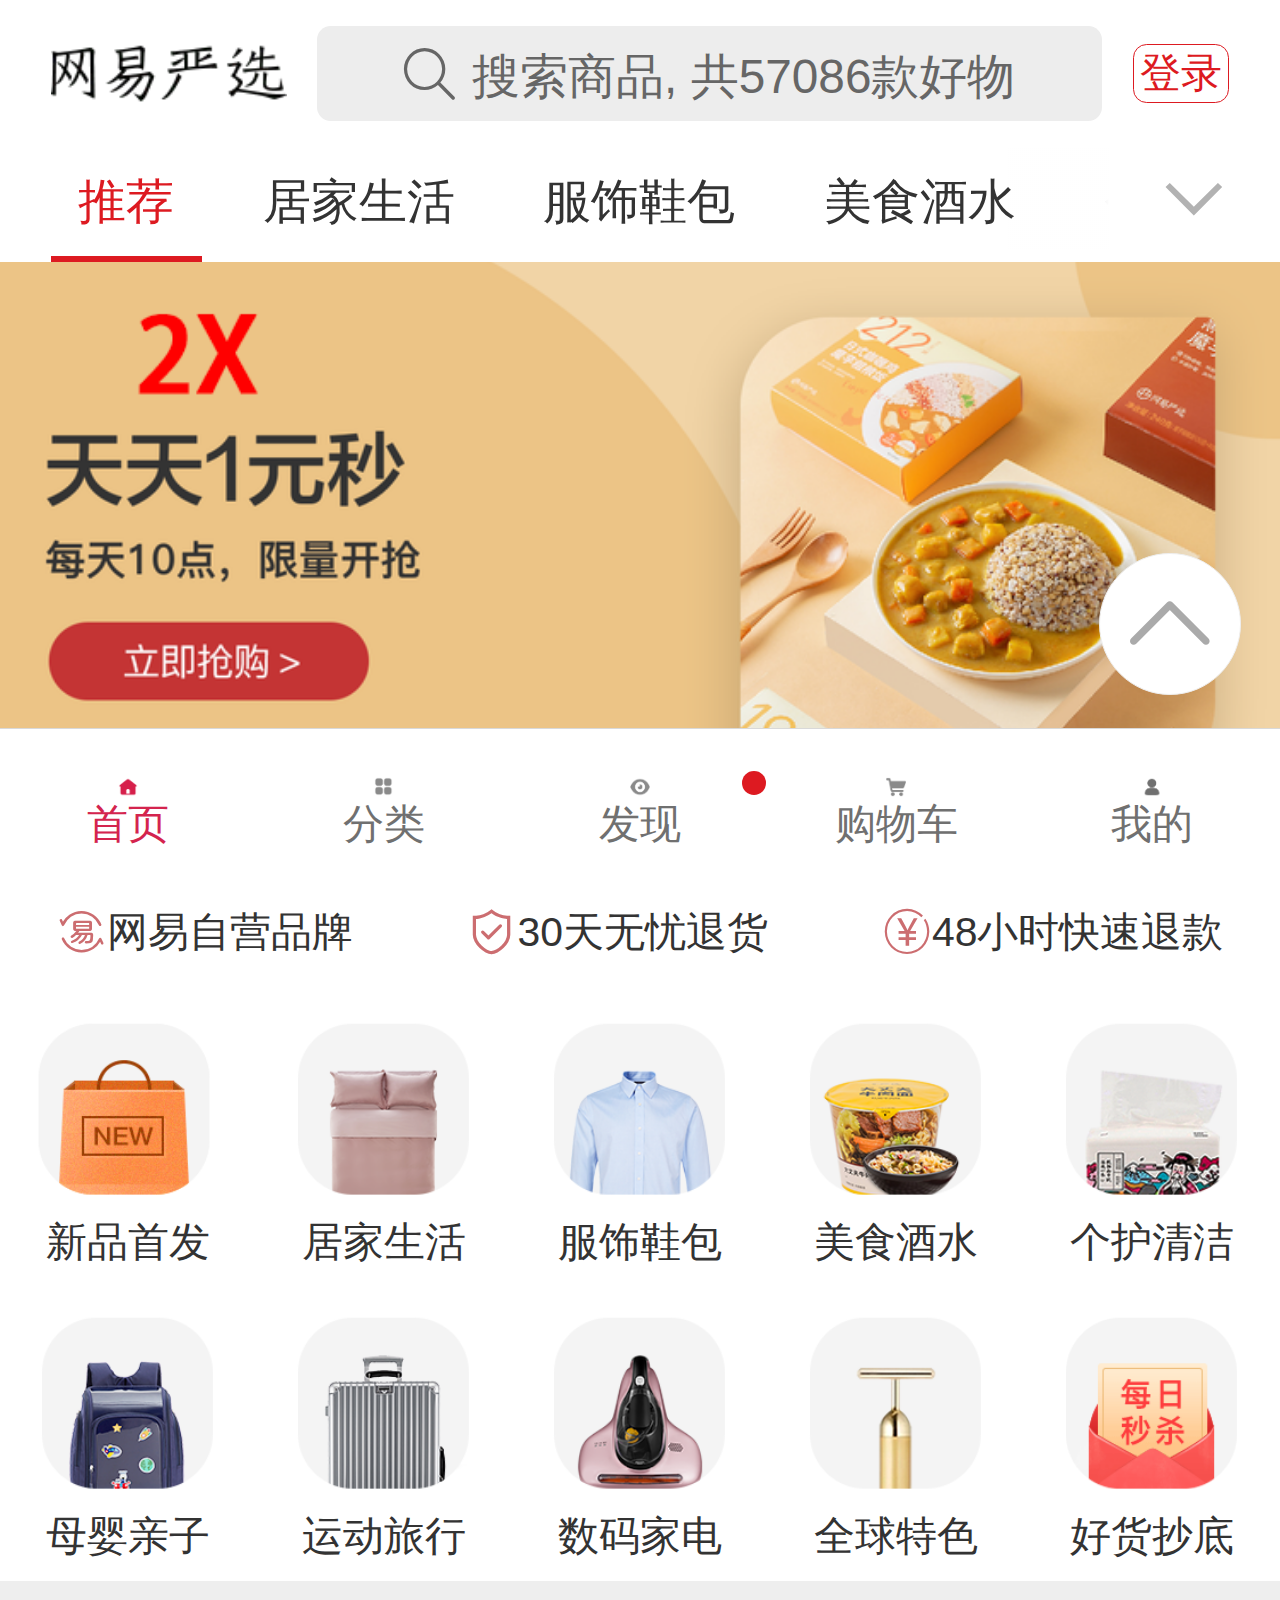
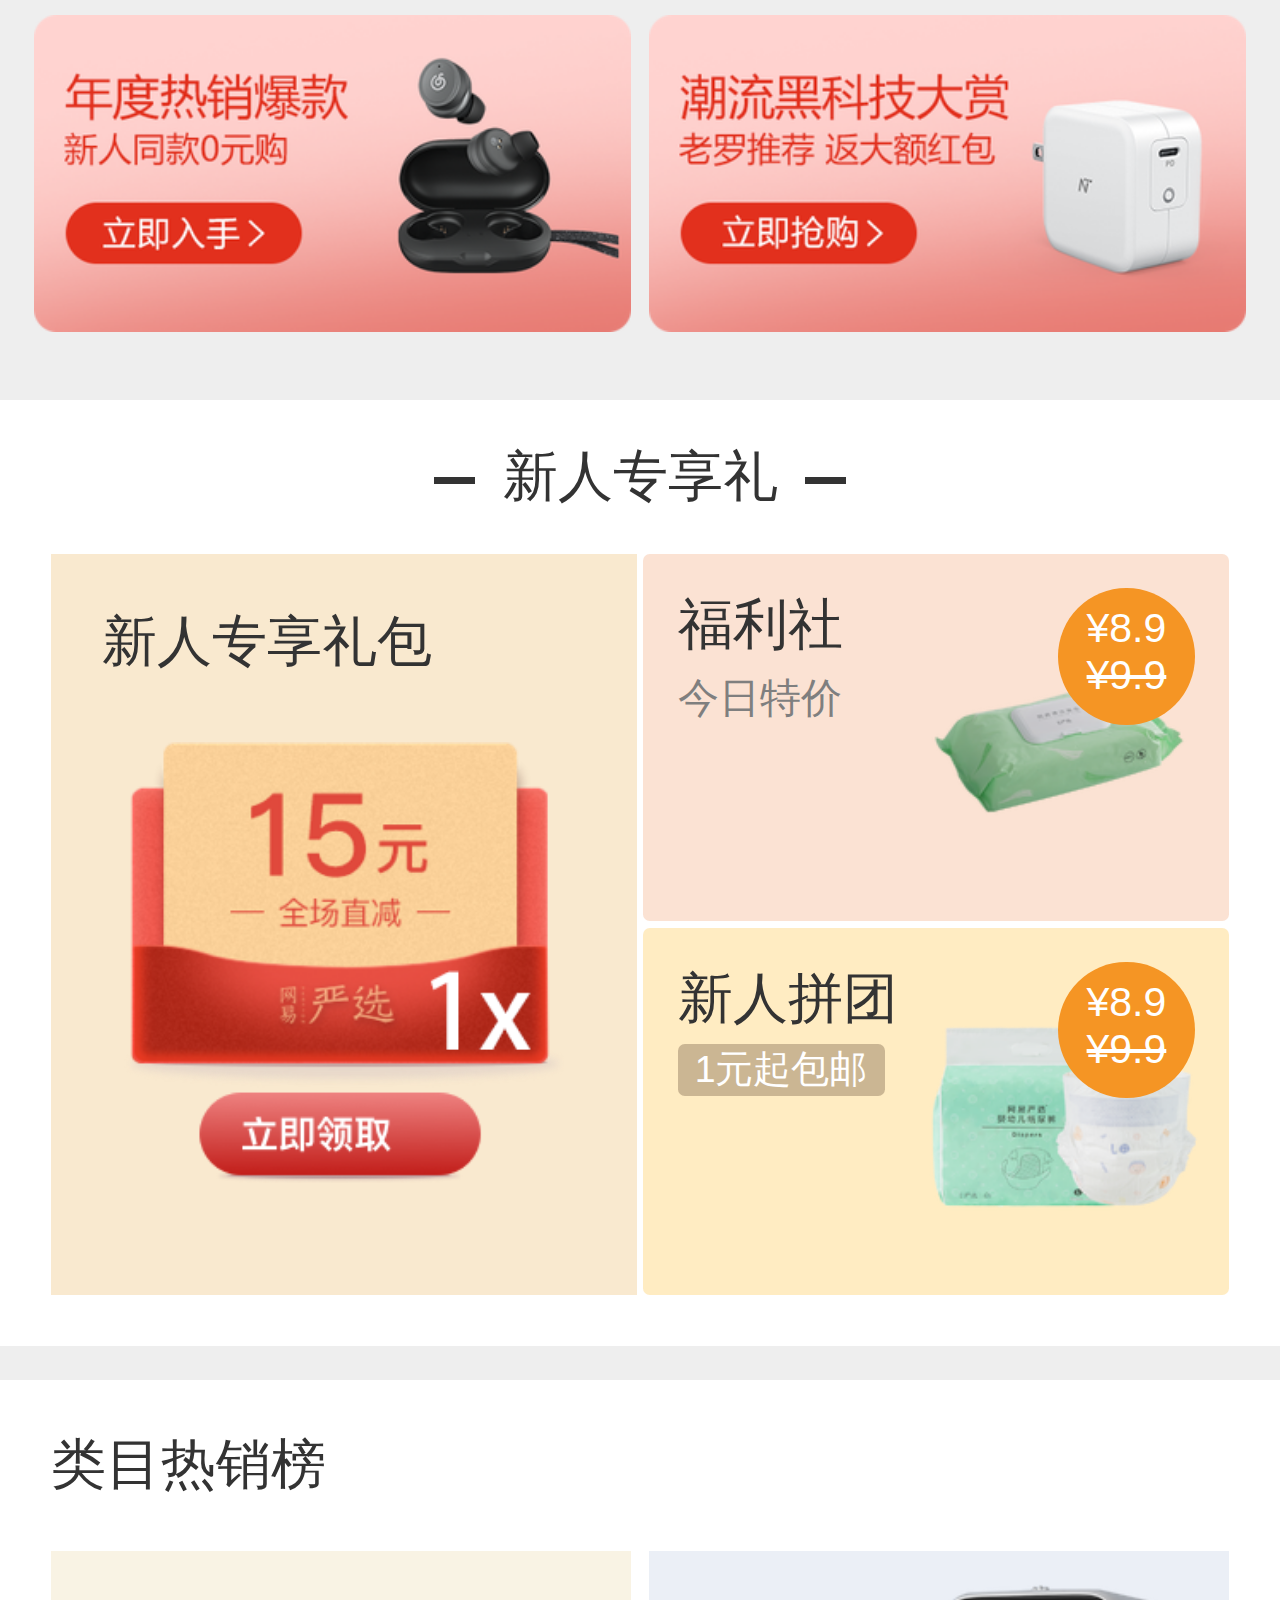
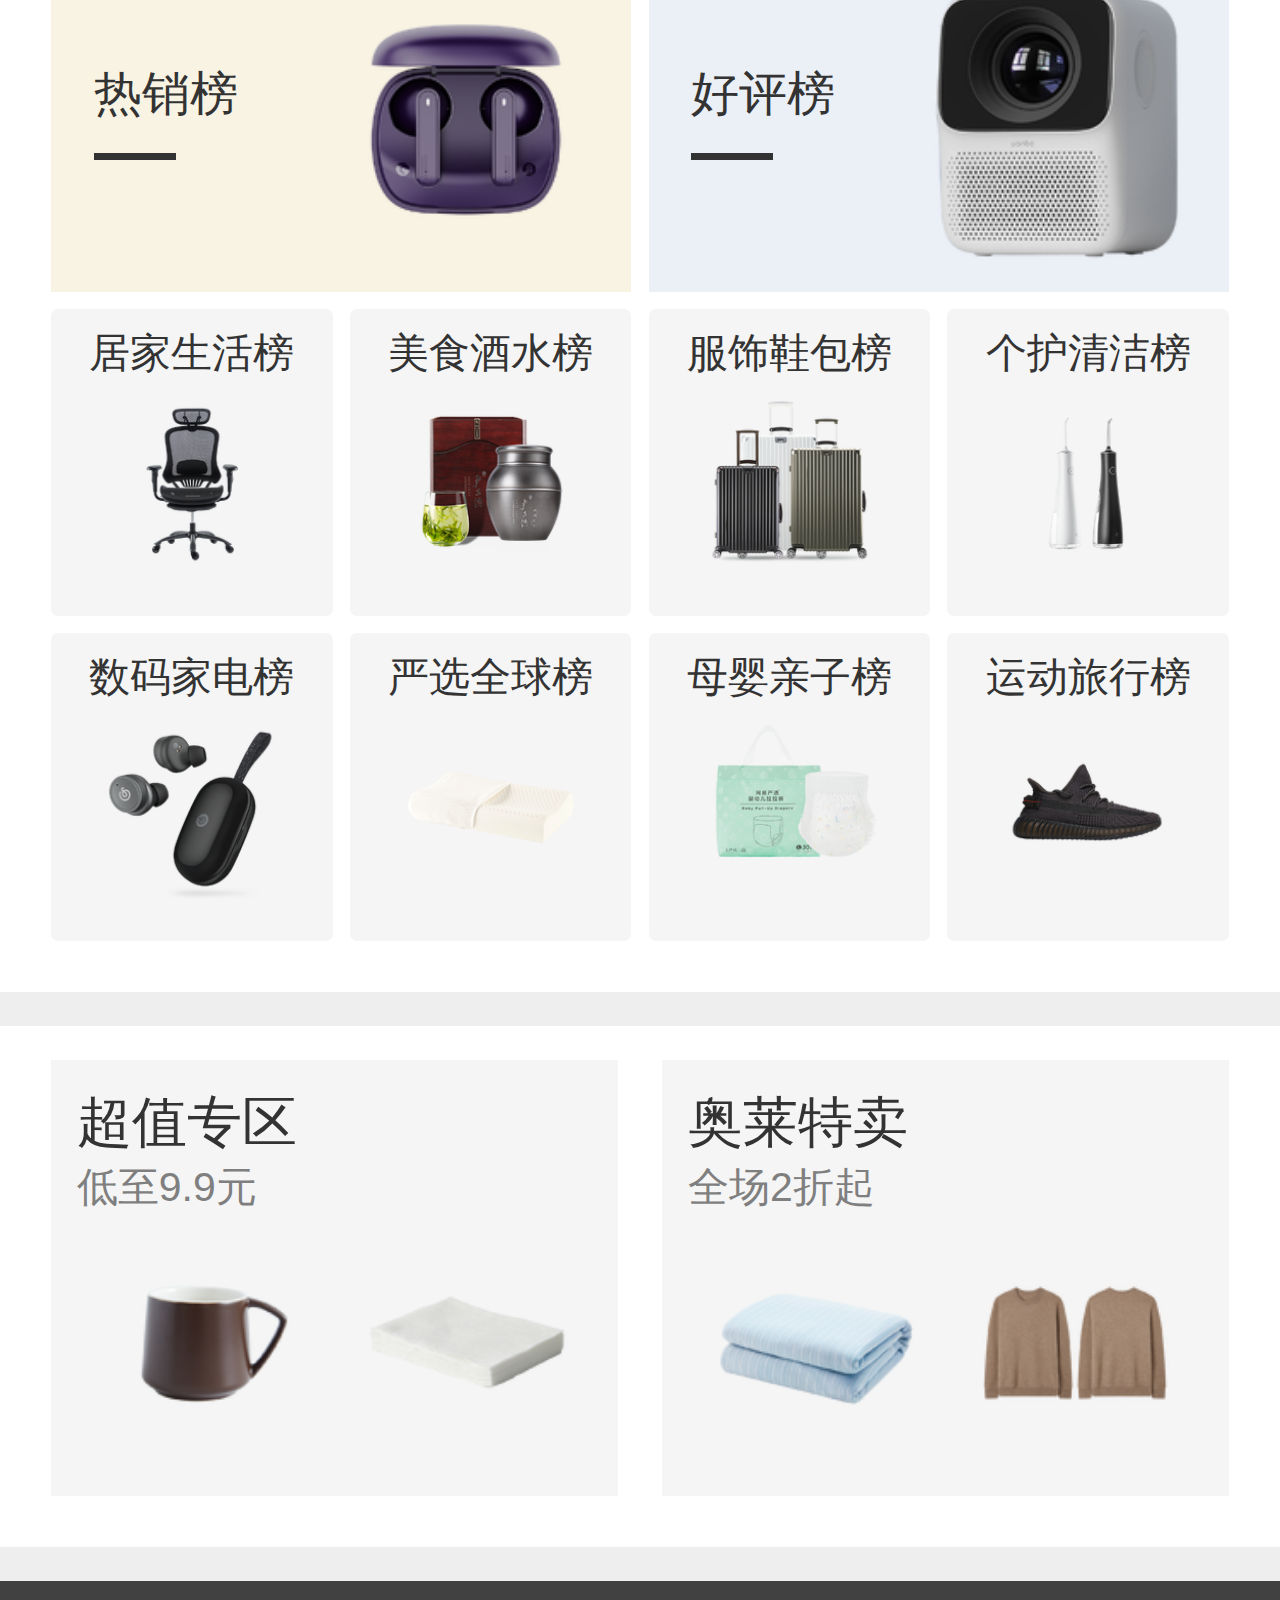
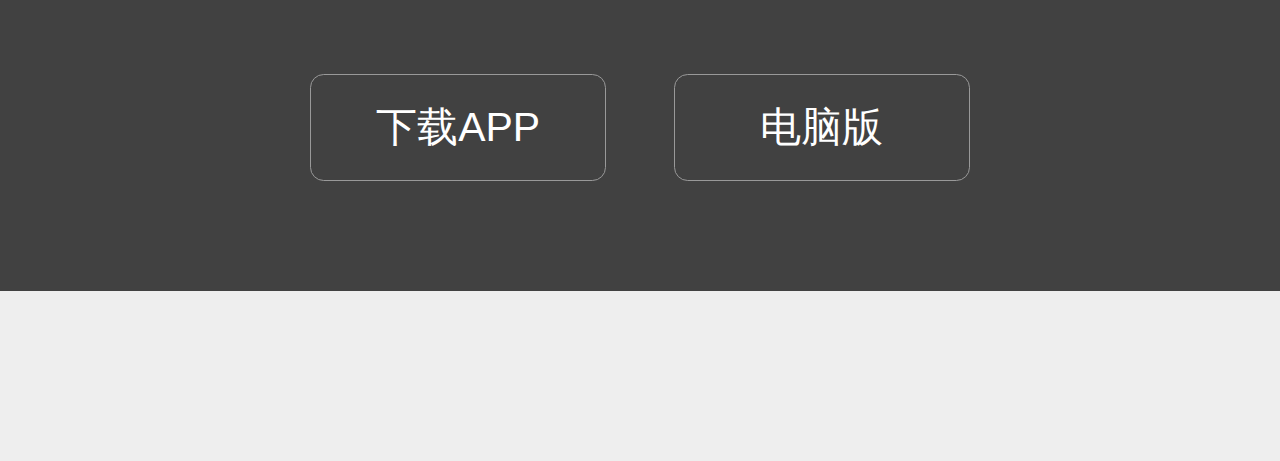
<file: index.html>
<!DOCTYPE html>
<html lang="en">
<head>
    <meta charset="UTF-8">
    <meta name="viewport" content="width=device-width, initial-scale=1, user-scalable=no, minimal-ui">
    <title>首页</title>
    <link rel="stylesheet" href="css/index.css">
	<link rel="stylesheet" href="css/core.css">
	<link rel="stylesheet" href="css/icon.css">
	<link rel="stylesheet" href="css/home.css">
</head>
<body>
    <div id="wrap">
        <header class="header">
            <div class="head">
                <h1><a href="#"><img src="images/logo.png" alt=""></a></h1>
                <div class="search">
                    <span class="iconfont">&#xe70c;</span>搜索商品, 共57086款好物
                </div>
                <button>登录</button>
            </div>
            <div class="channel">
                <div class="title">全部频道</div>
                <div class="scrollWrap">
                    <div class="inner">
                        <a href="#" class="active">推荐</a>
						<a href="#">居家生活</a>
						<a href="#">服饰鞋包</a>
						<a href="#">美食酒水</a>
						<a href="#">个护清洁</a>
						<a href="#">母婴亲子</a>
						<a href="#">运动旅行</a>
						<a href="#">数码家电</a>
						<a href="#">严选全球</a>
                    </div>
                    <div class="more">
                        <div>
                            <span class="iconfont">&#xe54a;</span>
                        </div>
                    </div>
                </div>
            </div>
        </header>
        
		<div class="banner">
			<div class="wrap">
				<a href="#">
					<img src="images/banner_01.png"
						srcset="images/banner_01.png 2x, images/banner_01@3x.png 3x" alt="">
				</a>
				<a href="#"><img src="images/banner_02.png" alt=""></a>
				<a href="#"><img src="images/banner_03.png" alt=""></a>
				<a href="#"><img src="images/banner_04.png" alt=""></a>
				<a href="#"><img src="images/banner_05.png" alt=""></a>
				<a href="#"><img src="images/banner_06.png" alt=""></a>
				<a href="#"><img src="images/banner_07.png" alt=""></a>
				<a href="#"><img src="images/banner_08.png" alt=""></a>
			</div>
			<div class="circle">
				<span class="active"></span>
				<span></span>
				<span></span>
				<span></span>
				<span></span>
				<span></span>
				<span></span>
				<span></span>
			</div>
		</div>
        <nav class="nav">
			<ul class="service">
				<li><span class="iconfont">&#xe69d;</span><span>网易自营品牌</span></li>
				<li><span class="iconfont">&#xe604;</span><span>30天无忧退货</span></li>
				<li><span class="iconfont">&#xe62e;</span><span>48小时快速退款</span></li>
			</ul>
			<ul class="navList">
				<li>
					<a href="#">
						<img src="images/nav_01.png" alt="">
						<span>新品首发</span>
					</a>
				</li>
				<li>
					<a href="#">
						<img src="images/nav_02.png" alt="">
						<span>居家生活</span>
					</a>
				</li>
				<li>
					<a href="#">
						<img src="images/nav_03.png" alt="">
						<span>服饰鞋包</span>
					</a>
				</li>
				<li>
					<a href="#">
						<img src="images/nav_04.png" alt="">
						<span>美食酒水</span>
					</a>
				</li>
				<li>
					<a href="#">
						<img src="images/nav_05.png" alt="">
						<span>个护清洁</span>
					</a>
				</li>
				<li>
					<a href="#">
						<img src="images/nav_06.png" alt="">
						<span>母婴亲子</span>
					</a>
				</li>
				<li>
					<a href="#">
						<img src="images/nav_07.png" alt="">
						<span>运动旅行</span>
					</a>
				</li>
				<li>
					<a href="#">
						<img src="images/nav_08.png" alt="">
						<span>数码家电</span>
					</a>
				</li>
				<li>
					<a href="#">
						<img src="images/nav_09.png" alt="">
						<span>全球特色</span>
					</a>
				</li>
				<li>
					<a href="#">
						<img src="images/nav_10.gif" alt="">
						<span>好货抄底</span>
					</a>
				</li>
			</ul>
		</nav>
		<div class="ad2">
			<a href="#"><img src="images/ad_01.png" alt=""></a>
			<a href="#"><img src="images/ad_02.png" alt=""></a>
		</div>
		<div class="newPeople">
			<h3><span>新人专享礼</span></h3>
			<div class="content">
				<a href="#" class="left">
					<h4>新人专享礼包</h4>
					<div class="img"></div>
				</a>
				<div class="right">
					<a href="#">
						<h4>福利社</h4>
						<p>今日特价</p>
						<div class="discount">
							<div>¥8.9</div>
							<div>¥9.9</div>
						</div>
					</a>
					<a href="#">
						<h4>新人拼团</h4>
						<p>1元起包邮</p>
						<div class="discount">
							<div>¥8.9</div>
							<div>¥9.9</div>
						</div>
					</a>
				</div>
			</div>
		</div>
		<div class="hot">
			<h3>类目热销榜</h3>
			<div>
				<a href="#">
					<span>热销榜</span>
					<img src="images/img_04.png" alt="">
				</a>
				<a href="#">
					<span>好评榜</span>
					<img src="images/img_05.png" alt="">
				</a>
			</div>
			<ul>
				<li>
					<a href="#">
						<span>居家生活榜</span>
						<img src="images/img_06.png" alt="">
					</a>
				</li>
				<li>
					<a href="#">
						<span>美食酒水榜</span>
						<img src="images/img_07.png" alt="">
					</a>
				</li>
				<li>
					<a href="#">
						<span>服饰鞋包榜</span>
						<img src="images/img_08.png" alt="">
					</a>
				</li>
				<li>
					<a href="#">
						<span>个护清洁榜</span>
						<img src="images/img_09.png" alt="">
					</a>
				</li>
				<li>
					<a href="#">
						<span>数码家电榜</span>
						<img src="images/img_10.png" alt="">
					</a>
				</li>
				<li>
					<a href="#">
						<span>严选全球榜</span>
						<img src="images/img_11.png" alt="">
					</a>
				</li>
				<li>
					<a href="#">
						<span>母婴亲子榜</span>
						<img src="images/img_12.png" alt="">
					</a>
				</li>
				<li>
					<a href="#">
						<span>运动旅行榜</span>
						<img src="images/img_13.png" alt="">
					</a>
				</li>
			</ul>
		</div>
		<ul class="guide">
			<li>
				<a href="#">
					<h3>超值专区</h3>
					<h4>低至9.9元</h4>
					<img src="images/img_14.png" alt="">
					<img src="images/img_15.png" alt="">
				</a>
			</li>
			<li>
				<a href="#">
					<h3>奥莱特卖</h3>
					<h4>全场2折起</h4>
					<img src="images/img_16.png" alt="">
					<img src="images/img_17.png" alt="">
				</a>
			</li>
		</ul>

		<footer class="foot">
			<div class="btn">
				<a href="#">下载APP</a><a href="#">电脑版</a>
			</div>
		</footer>

		<nav class="footerNav">
			<a href="index.html" class="aui-footer-item aui-footer-active">
				<span class="aui-footer-item-icon aui-icon aui-footer-icon-home"></span>
				<span class="aui-footer-item-text">首页</span>
			</a>
			<a href="class.html" class="aui-footer-item ">
				<span class="aui-footer-item-icon aui-icon aui-footer-icon-class"></span>
				<span class="aui-footer-item-text">分类</span>
			</a>
			<a href="" class="aui-footer-item">
				<span class="aui-footer-item-icon aui-icon aui-footer-icon-find"></span>
				<span class="aui-footer-item-text">发现</span>
			</a>
			<a href="car.html" class="aui-footer-item">
				<span class="aui-footer-item-icon aui-icon aui-footer-icon-car"></span>
				<span class="aui-footer-item-text">购物车</span>
			</a>
			<a href="pay.html" class="aui-footer-item">
				<span class="aui-footer-item-icon aui-icon aui-footer-icon-me"></span>
				<span class="aui-footer-item-text">我的</span>
			</a>
		</nav>
		<a href="javascript:" class="backTop"><span class="iconfont">&#xe501;</span></a>
		<div class="shadow"></div>
	</div>
	<script src="js/index.js"></script>
</body>
</html>
</file>
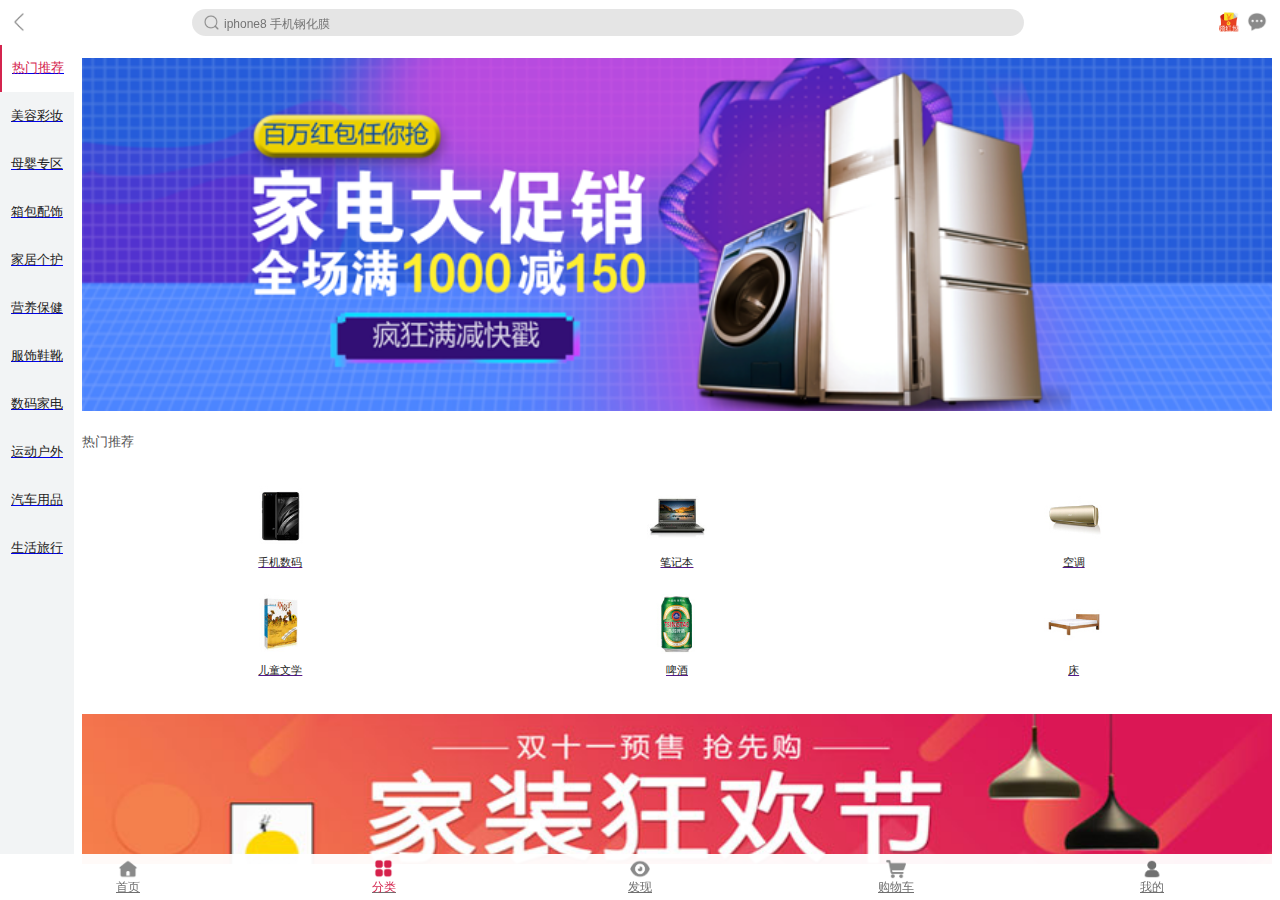
<file: class.html>
<!DOCTYPE html>
<html lang="en">
<head>
    <meta charset="UTF-8">
    <meta name="viewport" content="width=device-width, initial-scale=1, user-scalable=no, minimal-ui"/>
    <title>分类</title>
    <link rel="stylesheet" href="css/core.css">
    <link rel="stylesheet" href="css/icon.css">
    <link rel="stylesheet" href="css/home.css">
</head>
<body>

<header class="aui-header-default aui-header-fixed ">
    <a href="#" class="aui-header-item">
        <i class="aui-icon aui-icon-back"></i>
    </a>
    <div class="aui-header-center aui-header-center-clear">
        <div class="aui-header-search-box">
            <i class="aui-icon aui-icon-small-search"></i>
            <input id="" type="text"  placeholder="iphone8 手机钢化膜" class="aui-header-search">
        </div>
    </div>
    <a href="#" class="aui-header-item-icon">
        <i class="aui-icon aui-icon-packet"></i>
        <i class="aui-icon aui-icon-member"></i>
    </a>
</header>
<section class="aui-scroll-contents">
    <div class="aui-scroll-box" data-ydui-scrolltab>
       <div class="aui-scroll-nav">
            <a href="#" class="aui-scroll-item aui-crt">
                <div class="aui-scroll-item-icon"></div>
                <div class="aui-scroll-item-text">热门推荐</div>
            </a>
            <a href="#" class="aui-scroll-item aui-crt">
                <div class="aui-scroll-item-icon"></div>
                <div class="aui-scroll-item-text">美容彩妆</div>
            </a>
            <a href="#" class="aui-scroll-item aui-crt">
                <div class="aui-scroll-item-icon"></div>
                <div class="aui-scroll-item-text">母婴专区</div>
            </a>
            <a href="#" class="aui-scroll-item aui-crt">
                <div class="aui-scroll-item-icon"></div>
                <div class="aui-scroll-item-text">箱包配饰</div>
            </a>
            <a href="#" class="aui-scroll-item aui-crt">
                <div class="aui-scroll-item-icon"></div>
                <div class="aui-scroll-item-text">家居个护</div>
            </a>
            <a href="#" class="aui-scroll-item aui-crt">
                <div class="aui-scroll-item-icon"></div>
                <div class="aui-scroll-item-text">营养保健</div>
            </a>
            <a href="#" class="aui-scroll-item aui-crt">
                <div class="aui-scroll-item-icon"></div>
                <div class="aui-scroll-item-text">服饰鞋靴</div>
            </a>
            <a href="#" class="aui-scroll-item aui-crt">
                <div class="aui-scroll-item-icon"></div>
                <div class="aui-scroll-item-text">数码家电</div>
            </a>
            <a href="#" class="aui-scroll-item aui-crt">
                <div class="aui-scroll-item-icon"></div>
                <div class="aui-scroll-item-text">运动户外</div>
            </a>
            <a href="#" class="aui-scroll-item aui-crt">
                <div class="aui-scroll-item-icon"></div>
                <div class="aui-scroll-item-text">汽车用品</div>
            </a>
            <a href="#" class="aui-scroll-item aui-crt">
                <div class="aui-scroll-item-icon"></div>
                <div class="aui-scroll-item-text">生活旅行</div>
            </a>
        </div>
        <div class="aui-scroll-content">
            <div class="aui-scroll-content-item">
                <div class="aui-class-img">
                    <img src="images/cf-4.jpg" alt="">
                </div>
                <h2 class="aui-scroll-content-title">热门推荐</h2>
                <section class="aui-grid-content">
                    <div class="aui-grid-row aui-grid-row-clear">
                        <a href="" class="aui-grid-row-item">
                            <i class="aui-icon-large aui-icon-sign"><img src="images/x-sf-1.jpg" alt=""></i>
                            <p class="aui-grid-row-label">手机数码</p>
                        </a>
                        <a href="" class="aui-grid-row-item">
                            <i class="aui-icon-large aui-icon-sign"><img src="images/x-sf-2.jpg" alt=""></i>
                            <p class="aui-grid-row-label">笔记本</p>
                        </a>
                        <a href="" class="aui-grid-row-item">
                            <i class="aui-icon-large aui-icon-sign"><img src="images/x-sf-3.jpg" alt=""></i>
                            <p class="aui-grid-row-label">空调</p>
                        </a>
                        <a href="" class="aui-grid-row-item">
                            <i class="aui-icon-large aui-icon-sign"><img src="images/x-sf-4.jpg" alt=""></i>
                            <p class="aui-grid-row-label">儿童文学</p>
                        </a>
                        <a href="" class="aui-grid-row-item">
                            <i class="aui-icon-large aui-icon-sign"><img src="images/x-sf-5.jpg" alt=""></i>
                            <p class="aui-grid-row-label">啤酒</p>
                        </a>
                        <a href="" class="aui-grid-row-item">
                            <i class="aui-icon-large aui-icon-sign"><img src="images/x-sf-7.jpg" alt=""></i>
                            <p class="aui-grid-row-label">床</p>
                        </a>

                    </div>
                </section>
            </div>
            <div class="aui-scroll-content-item">
                <div class="aui-class-img">
                    <img src="images/cf-8.jpg" alt="">
                </div>
                <h2 class="aui-scroll-content-title">美容彩妆</h2>
                <section class="aui-grid-content">
                    <div class="aui-grid-row aui-grid-row-clear">

                        <a href="#" class="aui-grid-row-item">
                            <i class="aui-icon-large aui-icon-sign"><img src="images/x-sf-8.jpg" alt=""></i>
                            <p class="aui-grid-row-label">衣物清洁</p>
                        </a>
                        <a href="#" class="aui-grid-row-item">
                            <i class="aui-icon-large aui-icon-sign"><img src="images/x-sf-9.jpg" alt=""></i>
                            <p class="aui-grid-row-label">羽绒服</p>
                        </a>
                    </div>
                </section>
            </div>
            <div class="aui-scroll-content-item">
                <strong class="aui-scroll-content-title">母婴专区</strong>
                <div style="height: 300px;background-color: #ededed;"></div>
            </div>
            <div class="aui-scroll-content-item">
                <strong class="aui-scroll-content-title">箱包配饰</strong>
                <div style="height: 300px;background-color: #ededed;"></div>
            </div>
            <div class="aui-scroll-content-item">
                <strong class="aui-scroll-content-title">家居个护</strong>
                <div style="height: 300px;background-color: #ededed;"></div>
            </div>
            <div class="aui-scroll-content-item">
                <strong class="aui-scroll-content-title">营养保健</strong>
                <div style="height: 300px;background-color: #ededed;"></div>
            </div>
            <div class="aui-scroll-content-item">
                <strong class="aui-scroll-content-title">服饰鞋靴</strong>
                <div style="height: 300px;background-color: #ededed;"></div>
            </div>
            <div class="aui-scroll-content-item">
                <strong class="aui-scroll-content-title">数码家电</strong>
                <div style="height: 300px;background-color: #ededed;"></div>
            </div>
            <div class="aui-scroll-content-item">
                <strong class="aui-scroll-content-title">运动户外</strong>
                <div style="height: 300px;background-color: #ededed;"></div>
            </div>
            <div class="aui-scroll-content-item">
                <strong class="aui-scroll-content-title">汽车用品</strong>
                <div style="height: 300px;background-color: #ededed;"></div>
            </div>
            <div class="aui-scroll-content-item">
                <strong class="aui-scroll-content-title">生活旅行</strong>
                <div style="height: 300px;background-color: #ededed;"></div>
            </div>
        </div>
    </div>
</section>


<footer class="aui-footer-default aui-footer-fixed">
    <a href="index.html" class="aui-footer-item ">
        <span class="aui-footer-item-icon aui-icon aui-footer-icon-home"></span>
        <span class="aui-footer-item-text">首页</span>
    </a>
    <a href="class.html" class="aui-footer-item aui-footer-active">
        <span class="aui-footer-item-icon aui-icon aui-footer-icon-class"></span>
        <span class="aui-footer-item-text">分类</span>
    </a>
    <a href="" class="aui-footer-item">
        <span class="aui-footer-item-icon aui-icon aui-footer-icon-find"></span>
        <span class="aui-footer-item-text">发现</span>
    </a>
    <a href="car.html" class="aui-footer-item">
        <span class="aui-footer-item-icon aui-icon aui-footer-icon-car"></span>
        <span class="aui-footer-item-text">购物车</span>
    </a>
    <a href="pay.html" class="aui-footer-item">
        <span class="aui-footer-item-icon aui-icon aui-footer-icon-me"></span>
        <span class="aui-footer-item-text">我的</span>
    </a>
</footer>

<script src="js/jquery.min.js"></script>
<script src="js/aui.js"></script>
</body>
</html>
</file>
<file: css/index.css>
body * {

	/* 取自网易严选的默认字体 */
	font-family: PingFangSC-Light, helvetica, Heiti SC;
}

a,
button,
input {
	-webkit-tap-highlight-color: rgba(0, 0, 0, 0);
}

button,
input {
	-webkit-appearance: none;
	border-radius: 0;
	/* ios下input有个默认圆角 */
}

/* 根节点下定义一个变量 */
:root {
	--c1: #dd1a21;
}

body {
	margin: 0;
	font-size: 12px;
	background-color: #eee;
	color: #333;
}

a {
	text-decoration: none;
	color: #333;
}

input {
	outline: none;
	vertical-align: middle;
	padding: 0;
}

ul {
	margin: 0;
	padding: 0;
	list-style: none;
}

h1,
h2,
h3,
h4,
p {
	margin: 0;
}

img {
	vertical-align: middle;
}

html {
	font-size: 13.333333333333334vw;
}

/* 使用字体图标 */
@font-face {
	font-family: 'iconfont';
	src: url('../fonts/iconfont.eot');
	src: url('../fonts/iconfont.eot?#iefix') format('embedded-opentype'),
		url('../fonts/iconfont.woff2') format('woff2'),
		url('../fonts/iconfont.woff') format('woff'),
		url('../fonts/iconfont.ttf') format('truetype'),
		url('../fonts/iconfont.svg#iconfont') format('svg');
}

.iconfont {
	font-family: "iconfont" !important;
	font-size: 16px;
	font-style: normal;
	-webkit-font-smoothing: antialiased;
	-moz-osx-font-smoothing: grayscale;
}

.header {
	width: 100vw;
	background-color: #fff;
	position: fixed;
	left: 0;
	top: 0;
	z-index: 2;
}

.header .head {
	height: .86rem;
	padding: 0 .3rem;
	display: flex;
	justify-content: space-between;
	align-items: center;
}

.head img {
	height: .4rem;
}

.head .search {
	height: .56rem;
	line-height: .56rem;
	background: #ededed;
	border-radius: .08rem;
	font-size: .28rem;
	color: #666;
	text-align: center;
	margin: 0 .18rem;
	flex: 1 1 auto;
}

.head .search span.iconfont {
	font-size: .30rem;
	margin-right: .1rem;
}

.head button {
	font-size: .24rem;
	color: var(--c1);
	border: 1px solid var(--c1);
	background: #fff;
	border-radius: .08rem;
}

.channel {
	height: .64rem;
	position: relative;
}

.channel .title {
	display: none;
}

.channel .scrollWrap {
	width: 5.9rem;
	box-sizing: border-box;
	padding-left: .3rem;
}

.channel .inner {
	font-size: .28rem;
	white-space: nowrap;
	float: left;
}

.channel .inner a {
	display: inline-block;
	height: .64rem;
	line-height: .64rem;
	/* box-sizing: border-box; */
	padding: 0 .16rem;
	margin-left: .12rem;
}

.channel .inner a.active {
	color: var(--c1);
	margin-left: 0;
	border-bottom: .04rem solid var(--c1);
}

.channel .more {
	width: 1.6rem;
	position: absolute;
	right: 0;
	top: 0;
	display: flex;
}

.channel .more div {
	width: 1rem;
	background: #fff;
	text-align: center;
	height: .6rem;
}

.channel .more:before {
	content: '';
	width: .6rem;
	height: .6rem;
	background-image: linear-gradient(90deg, rgba(255, 255, 255, 0), #fff);
}

.channel .more span.iconfont {
	font-size: .56rem;
	color: #b2b2b2;
	transition: .3s transform;
	display: inline-block;
}

.blockChannel .title {
	display: block;
	height: .6rem;
	font-size: .28rem;
	line-height: .6rem;
	padding-left: .3rem;
}

.blockChannel .scrollWrap {
	width: 100vw;
	padding: .24rem .3rem 0;
	background: #fff;
}

.blockChannel .inner {
	display: flex;
	justify-content: space-between;
	flex-wrap: wrap;
}

.blockChannel .inner a {
	width: 1.5rem;
	height: .56rem;
	line-height: .56rem;
	font-size: .24rem;
	color: #333;
	text-align: center;
	margin: 0 0 .4rem 0;
	border: 1px solid #ccc;
	border-radius: .04rem;
	background: #fafafa;
}

.blockChannel .inner a.active {
	border: 1px solid var(--c1);
	color: var(--c1);
}

.blockChannel .more span.iconfont {
	transform: rotate(180deg);
}

.banner {
	width: 100vw;
	margin-top: 1.4rem;
	overflow: hidden;
	position: relative;
}

.banner .wrap {
	width: 800vw;
	display: flex;
	transform: translateX(0);
}

.banner .wrap a {
	width: 100vw;
}

.banner .wrap a img {
	width: 100vw;
}

.banner .circle {
	position: absolute;
	bottom: .15rem;
	width: 100vw;
	display: flex;
	justify-content: center;
}

.banner .circle span {
	width: .4rem;
	height: .04rem;
	margin: 0 .1rem;
	background: rgba(255, 255, 255, .5);
}

.banner .circle span.active {
	background: rgba(255, 255, 255, 1);
}

.nav {
	background: #fff;
}

.nav .service {
	display: flex;
	height: .72rem;
	justify-content: space-around;
	align-items: center;
}

.nav .service span {
	vertical-align: middle;
}

.nav .service span:nth-child(1) {
	color: #cc6d70;
	font-size: .3rem;
	margin-top: .1rem;
}

.nav .service span:nth-child(2) {
	font-size: .24rem;
}

.nav .navList {
	display: flex;
	justify-content: space-around;
	flex-wrap: wrap;
	/* 换行 */
}

.nav .navList li {
	margin: .1rem .18rem;
}

.nav .navList li a {
	display: flex;
	flex-direction: column;
	/* 竖着排 */
	text-align: center;
}

.nav .navList li img {
	width: 1.1rem;
	margin-bottom: .1rem;
}

.nav .navList li span {
	font-size: .24rem;
}

.ad1 {
	background: #fff;
	padding-top: .1rem;
}

.ad1 img {
	width: 100vw;
}

.ad2 {
	display: flex;
	justify-content: space-between;
	margin: .2rem .2rem .4rem;
}

.ad2 img {
	width: 3.5rem;
}

.newPeople {
	background: #fff;
	margin: .2rem 0;
}

.newPeople h3 {
	height: .9rem;
	line-height: .9rem;
	font-size: .32rem;
	text-align: center;
	font-weight: normal;
}

.newPeople h3 span {
	position: relative;
}

.newPeople h3 span::before,
.newPeople h3 span::after {
	content: '';
	width: .24rem;
	height: .04rem;
	position: absolute;
	top: 50%;
	margin-top: -0, 02rem;
	background-color: #333;
}

.newPeople h3 span::before {
	left: -0.4rem;
}

.newPeople h3 span::after {
	right: -0.4rem;
}

.newPeople .content {
	display: flex;
	justify-content: space-between;
	padding: 0 .3rem .3rem;
}

.newPeople .left {
	width: 3.43rem;
	height: 4.34rem;
	background: #f9e9cf;
}

.newPeople .left h4 {
	font-size: .32rem;
	font-weight: normal;
	padding: .3rem 0 .37rem .3rem;
}

.newPeople .left .img {
	width: 2.58rem;
	height: 2.58rem;
	margin: 0 auto;
	background-image: url(../images/img_01@1x.png);
	background-image: -webkit-image-set(url(../images/img_01@1x.png) 2x, url(../images/img_01@2x.png) 3x);
	background-size: cover;
}

.newPeople .right {
	display: flex;
	flex-direction: column;
	justify-content: space-between;
}

.newPeople .right a {
	width: 3.43rem;
	height: 2.15rem;
	border-radius: .04rem;
	padding: .2rem;
	position: relative;
	box-sizing: border-box;
}

.newPeople .right a:nth-child(1) {
	background: #fbe2d3 url(../images/img_02.png) no-repeat right bottom/2rem 2rem;
}

.newPeople .right a h4 {
	font-size: .32rem;
	font-weight: normal;
	margin-bottom: .05rem;
}

.newPeople .right a p {
	color: #7f7f7f;
	font-size: .24rem;
}

.newPeople .right a .discount {
	width: .8rem;
	height: .8rem;
	position: absolute;
	right: .2rem;
	top: .2rem;
	background: #f59524;

	border-radius: 50%;
	box-sizing: border-box;
	padding-top: .1rem;

	color: #fff;
	text-align: center;
	font-size: .24rem;
}

.newPeople .right a .discount {
	width: .8rem;
	height: .8rem;
	position: absolute;
	right: .2rem;
	top: .2rem;
	background: #f59524;

	border-radius: 50%;
	box-sizing: border-box;
	padding-top: .1rem;

	color: #fff;
	text-align: center;
	font-size: .24rem;
}

.newPeople .right a .discount div:last-child {
	text-decoration: line-through;
}

.newPeople .right a:nth-child(2) {
	background: #ffecc2 url(../images/img_03.png) no-repeat right bottom/2rem 2rem;
}

.newPeople .right a:nth-child(2) p {
	font-size: .22rem;
	color: #fff;
	text-align: center;
	line-height: .3rem;

	display: inline-block;
	background: #cbb693;
	border-radius: .04rem;
	padding: 0 .1rem;
}

.hot {
	margin: .2rem 0;
	background: #fff;
	padding: 0 .3rem .3rem;
}

.hot h3 {
	font-size: .32rem;
	line-height: 1rem;
	font-weight: normal;
}

.hot>div {
	display: flex;
	justify-content: space-between;
}

.hot>div a {
	width: 3.4rem;
	display: flex;
	justify-content: space-between;
	align-items: center;
}

.hot>div a:nth-child(1) {
	background: #f9f3e4;
}

.hot>div a img {
	width: 2rem;
	height: 2rem;
}

.hot>div a span {
	font-size: .28rem;
	margin-left: .25rem;
	position: relative;
	top: -.16rem;
}

.hot>div a span::before {
	content: '';
	width: .48rem;
	height: .04rem;
	position: absolute;
	left: 0;
	bottom: -.20rem;
	background: #333;
}

.hot>div a:nth-child(2) {
	background: #ebeff6;
}

.hot>ul {
	display: flex;
	justify-content: space-between;
	flex-wrap: wrap;
}

.hot>ul li {
	background: #f5f5f5;
	border-radius: .04rem;
	margin-top: .1rem;
}

.hot>ul li a {
	display: block;
	width: 1.65rem;
	height: 1.8rem;

	text-align: center;
	padding-top: .1rem;
	box-sizing: border-box;
	/* 变成IE盒模型 */
}

.hot>ul li a img {
	width: 1.2rem;
	height: 1.2rem;
}

.hot>ul li a span {
	font-size: .24rem;
}

.guide {
	display: flex;
	justify-content: space-between;
	background: #fff;
	padding: .2rem .3rem .3rem;
}

.guide li {
	background: #f5f5f5;
}

.guide li a {
	display: block;
	padding: .15rem;
}

.guide li a h3 {
	font-size: .32rem;
	font-weight: normal;
}

.guide li a h4 {
	color: #7f7f7f;
	font-size: .24rem;
	font-weight: normal;
}

.guide li img {
	width: 1.5rem;
	height: 1.5rem;
}



.foot {
	background: #414141;
	margin: .2rem 0 1rem;
	padding: .54rem 0 .28rem;
	text-align: center;
}

.foot .btn {
	display: flex;
	justify-content: center;
	margin-bottom: .36rem;
}

.foot .btn a {
	width: 1.72rem;
	height: .62rem;
	line-height: .62rem;
	border: 1px solid #999;
	color: #fff;
	font-size: .24rem;
	border-radius: .08rem;
	margin: 0 .2rem;
}

.foot p {
	font-size: .24rem;
	line-height: .32rem;
	color: #999;
}

.footerNav {
	width: 100vw;
	height: 1rem;
	background: #fff;
	border-top: 1px solid #d9d9d9;

	display: flex;
	justify-content: space-around;
	align-items: center;

	position: fixed;
	bottom: 0;
}

.footerNav a {
	text-align: center;
	position: relative;
}

.footerNav a span {
	display: block;
	font-size: .24rem;
}

.footerNav a span.iconfont {
	font-size: .36rem;
}

.footerNav a.active {
	color: var(--c1);
}

.footerNav a:nth-child(3):before {
	content: '';
	width: .14rem;
	height: .14rem;
	border-radius: 50%;
	background: var(--c1);
	position: absolute;
	top: -.02rem;
	right: .01rem;
}

.backTop {
	width: .82rem;
	height: .82rem;
	background: #fff;
	border: 1px solid #eee;
	border-radius: 50%;
	text-align: center;
	line-height: .82rem;

	position: fixed;
	right: .23rem;
	bottom: 1.2rem;

	opacity: 1;
	transition: .3s;
}

.backTop span {
	font-size: .5rem;
	color: #aaa;
}

.shadow {
	width: 100vw;
	height: 100vh;
	background: rgba(0, 0, 0, .5);
	position: fixed;
	left: 0;
	top: 0;
	z-index: 1;
	display: none;
}
</file>
<file: css/core.css>
.aui-icon {
    width: 20px;
    height: 20px;
    display: inline-block;
    background-position: center;
    background-repeat: no-repeat;
    background-size: 20px;
}

.aui-icon-large {
    width: 32px;
    height: 32px;
    display: inline-block;
    background-position: center;
    background-repeat: no-repeat;
    background-size: 32px;
}

.aui-icon-back {
    background-image: url('[data-uri]');
}

.aui-footer-icon-home {
    background-image: url('[data-uri]');
}

.aui-footer-icon-class {
    background-image: url('[data-uri]');
}

.aui-footer-icon-find {
    background-image: url('[data-uri]');
}

.aui-footer-icon-car {
    background-image: url('[data-uri]');
}

.aui-footer-icon-me {
    background-image: url('[data-uri]');
}

.aui-footer-active .aui-footer-item-text {
    color: #d4244e;
}

.aui-footer-active .aui-footer-icon-home {
    background-image: url('[data-uri]');
}

.aui-footer-active .aui-footer-icon-class {
    background-image: url('[data-uri]');
}

.aui-footer-active .aui-footer-icon-find {
    background-image: url('[data-uri]');
}

.aui-footer-active .aui-footer-icon-me {
    background-image: url('[data-uri]');
}

/*.aui-header-bg {*/
/*background-image: url('[data-uri]');*/
/*background-position: center;*/
/*background-repeat: no-repeat;*/
/*background-size: cover;*/
/*}*/
.aui-header-bg {
    background-image: url('[data-uri]');
    background-position: center;
    background-repeat: no-repeat;
    background-size: cover;
}

.aui-header-bg:after {
    border-bottom: none;
}

.aui-header-bg .aui-header-title {
    color: #fff;
}

/* color:#707070 */
.skin-box-bd .menu-list {
    background: none repeat scroll 0 0 #30b3c7;
}

.skin-box-bd .menu-list .link {
    background: none repeat scroll 0 0 #30b3c7;
}

.all-cats .link {
    background: none repeat scroll 0 0 #30b3c7;
}

.aui-icon-code {
    background-image: url('[data-uri]');
}

.aui-icon-member {
    background-image: url('[data-uri]');
}

/* 头部 红包图标 */
.aui-icon-packet {
    background-image: url('[data-uri]');
    background-size: 22px;
    margin-right: 8px;
}

/* 九宫格
*/
.aui-icon-sign {
    background-image: url('[data-uri]');
}

.aui-icon-time {
    background-image: url('[data-uri]');
}

.aui-icon-vip {
    background-image: url('[data-uri]');
}

.aui-icon-group {
    background-image: url('[data-uri]');
}

.aui-icon-share {
    background-image: url('[data-uri]');
}

.aui-icon-recharges {
    background-image: url('[data-uri]');
}

.aui-icon-finance {
    background-image: url('[data-uri]');
}

.aui-icon-appliance {
    background-image: url('[data-uri]');
}

.aui-icon-supermarket {
    background-image: url('[data-uri]');
}

.aui-icon-personal {
    background-image: url('[data-uri]');
}

.aui-icon-Sets {
    background-image: url('[data-uri]');
}

.aui-icon-large-sm {
    width: 32px;
    height: 32px;
    background-size: 32px;
}

/* 个人中心 我的订单 图标 5个 */
.aui-icon-wallet {
    background-image: url('[data-uri]');
    background-size: 28px;
}

.aui-icon-goods {
    background-image: url('[data-uri]');
    background-size: 27px;
}

.aui-icon-receipt {
    background-image: url('[data-uri]');
    background-size: 27px;
}

.aui-icon-evaluate {
    background-image: url('[data-uri]');
    background-size: 29px;
}

.aui-icon-refund {
    background-image: url('[data-uri]');
    background-size: 26px;
}

/* 我的服务 图标 10个 */
.aui-icon-invitation {
    background-image: url('[data-uri]');
}

.aui-icon-signs {
    background-image: url('[data-uri]');
}

.aui-icon-coupon {
    background-image: url('[data-uri]');
}

.aui-icon-fight {
    background-image: url('[data-uri]');
}

.aui-icon-recommend {
    background-image: url('[data-uri]');
}

.aui-icon-recharge {
    background-image: url('[data-uri]');
}

.aui-icon-help {
    background-image: url('[data-uri]');
}

.aui-icon-problem {
    background-image: url('[data-uri]');
}

.aui-icon-evaluates {
    background-image: url('[data-uri]');
}

.aui-icon-shares {
    background-image: url('[data-uri]');
}

/* 头部 首页 搜索框里面的 小搜索图标 */
.aui-icon-small-search {
    background-image: url('[data-uri]');
    background-size: 15px;
    height: 28px;
    float: left;
}

.aui-card-me {
    background-image: url('[data-uri]');
    float: left;
}

.aui-icon-share-pd {
    background-image: url('[data-uri]');
    background-size: 22px;
    width: 22px;
    height: 22px;
}

.aui-f-p-icon {
    width: 20px;
    height: 20px;
    line-height: 20px;
    display: block;
    margin: 0 auto;
    background-color: #fff;
    margin-top: 10px;
    margin-bottom: 4px;
    position: relative;
}

.aui-f-p-icon img {
    width: 100%;
    height: 100%;
    display: block;
    border: none;
}

.aui-icon-search {
    background-image: url('[data-uri]');
}

.aui-icon-Set {
    background-image: url('[data-uri]');
}

.aui-icon-member-1 {
    background-image: url('[data-uri]');
}
</file>
<file: css/icon.css>
.aui-icon {
    width: 20px;
    height: 20px;
    display: inline-block;
    background-position: center;
    background-repeat: no-repeat;
    background-size: 20px;
}

.aui-icon-large {
    width: 32px;
    height: 32px;
    display: inline-block;
    background-position: center;
    background-repeat: no-repeat;
    background-size: 32px;
}

.aui-icon-back {
    background-image: url('[data-uri]');
}

.aui-footer-icon-home {
    background-image: url('[data-uri]');
}

.aui-footer-icon-class {
    background-image: url('[data-uri]');
}

.aui-footer-icon-find {
    background-image: url('[data-uri]');
}

.aui-footer-icon-car {
    background-image: url('[data-uri]');
}

.aui-footer-icon-me {
    background-image: url('[data-uri]');
}

.aui-footer-active .aui-footer-item-text {
    color: #d4244e;
}

.aui-footer-active .aui-footer-icon-home {
    background-image: url('[data-uri]');
}

.aui-footer-active .aui-footer-icon-class {
    background-image: url('[data-uri]');
}

.aui-footer-active .aui-footer-icon-find {
    background-image: url('[data-uri]');
}

.aui-footer-active .aui-footer-icon-me {
    background-image: url('[data-uri]');
}

/*.aui-header-bg {*/
/*background-image: url('[data-uri]');*/
/*background-position: center;*/
/*background-repeat: no-repeat;*/
/*background-size: cover;*/
/*}*/
.aui-header-bg {
    background-image: url('[data-uri]');
    background-position: center;
    background-repeat: no-repeat;
    background-size: cover;
}

.aui-header-bg:after {
    border-bottom: none;
}

.aui-header-bg .aui-header-title {
    color: #fff;
}

/* color:#707070 */
.skin-box-bd .menu-list {
    background: none repeat scroll 0 0 #30b3c7;
}

.skin-box-bd .menu-list .link {
    background: none repeat scroll 0 0 #30b3c7;
}

.all-cats .link {
    background: none repeat scroll 0 0 #30b3c7;
}

.aui-icon-code {
    background-image: url('[data-uri]');
}

.aui-icon-member {
    background-image: url('[data-uri]');
}

/* 头部 红包图标 */
.aui-icon-packet {
    background-image: url('[data-uri]');
    background-size: 22px;
    margin-right: 8px;
}

/* 九宫格
*/
.aui-icon-sign {
    background-image: url('[data-uri]');
}

.aui-icon-time {
    background-image: url('[data-uri]');
}

.aui-icon-vip {
    background-image: url('[data-uri]');
}

.aui-icon-group {
    background-image: url('[data-uri]');
}

.aui-icon-share {
    background-image: url('[data-uri]');
}

.aui-icon-recharges {
    background-image: url('[data-uri]');
}

.aui-icon-finance {
    background-image: url('[data-uri]');
}

.aui-icon-appliance {
    background-image: url('[data-uri]');
}

.aui-icon-supermarket {
    background-image: url('[data-uri]');
}

.aui-icon-personal {
    background-image: url('[data-uri]');
}

.aui-icon-Sets {
    background-image: url('[data-uri]');
}

.aui-icon-large-sm {
    width: 32px;
    height: 32px;
    background-size: 32px;
}

/* 个人中心 我的订单 图标 5个 */
.aui-icon-wallet {
    background-image: url('[data-uri]');
    background-size: 28px;
}

.aui-icon-goods {
    background-image: url('[data-uri]');
    background-size: 27px;
}

.aui-icon-receipt {
    background-image: url('[data-uri]');
    background-size: 27px;
}

.aui-icon-evaluate {
    background-image: url('[data-uri]');
    background-size: 29px;
}

.aui-icon-refund {
    background-image: url('[data-uri]');
    background-size: 26px;
}

/* 我的服务 图标 10个 */
.aui-icon-invitation {
    background-image: url('[data-uri]');
}

.aui-icon-signs {
    background-image: url('[data-uri]');
}

.aui-icon-coupon {
    background-image: url('[data-uri]');
}

.aui-icon-fight {
    background-image: url('[data-uri]');
}

.aui-icon-recommend {
    background-image: url('[data-uri]');
}

.aui-icon-recharge {
    background-image: url('[data-uri]');
}

.aui-icon-help {
    background-image: url('[data-uri]');
}

.aui-icon-problem {
    background-image: url('[data-uri]');
}

.aui-icon-evaluates {
    background-image: url('[data-uri]');
}

.aui-icon-shares {
    background-image: url('[data-uri]');
}

/* 头部 首页 搜索框里面的 小搜索图标 */
.aui-icon-small-search {
    background-image: url('[data-uri]');
    background-size: 15px;
    height: 28px;
    float: left;
}

.aui-card-me {
    background-image: url('[data-uri]');
    float: left;
}

.aui-icon-share-pd {
    background-image: url('[data-uri]');
    background-size: 22px;
    width: 22px;
    height: 22px;
}

.aui-f-p-icon {
    width: 20px;
    height: 20px;
    line-height: 20px;
    display: block;
    margin: 0 auto;
    background-color: #fff;
    margin-top: 10px;
    margin-bottom: 4px;
    position: relative;
}

.aui-f-p-icon img {
    width: 100%;
    height: 100%;
    display: block;
    border: none;
}

.aui-icon-search {
    background-image: url('[data-uri]');
}

.aui-icon-Set {
    background-image: url('[data-uri]');
}

.aui-icon-member-1 {
    background-image: url('[data-uri]');
}
</file>
<file: css/home.css>
.aui-header-default {
    height: 2.8rem;
    line-height: 2.8rem;
    position: relative;
    display: -webkit-box;
    display: -webkit-flex;
    display: -ms-flexbox;
    display: flex;
    background-color: rgba(255, 255, 255, 0.98);
}

.aui-header-title-default {
    color: #333;
}

.aui-header-fixed {
    position: fixed;
    top: 0;
    left: 0;
    width: 100%;
    z-index: 999;
}

.aui-header-item {
    height: 2.8rem;
    line-height: 2.8rem;
    min-width: 25%;
    -webkit-box-flex: 0;
    -webkit-flex: 0 0 25%;
    -ms-flex: 0 0 25%;
    flex: 0 0 25%;
    padding: 0 0.8rem;
    display: -webkit-box;
    display: -webkit-flex;
    display: -ms-flexbox;
    display: flex;
    -webkit-box-align: center;
    -webkit-align-items: center;
    -ms-flex-align: center;
    align-items: center;
    font-size: 0.3rem;
    white-space: nowrap;
    overflow: hidden;
    color: #5C5C5C;
}

.aui-header-item:first-child {
    -webkit-box-ordinal-group: 2;
    -webkit-order: 1;
    -ms-flex-order: 1;
    order: 1;
    margin-right: -25%;
}

.aui-header-center {
    -webkit-box-ordinal-group: 3;
    -webkit-order: 2;
    -ms-flex-order: 2;
    order: 2;
    display: -webkit-box;
    display: -webkit-flex;
    display: -ms-flexbox;
    display: flex;
    -webkit-box-pack: center;
    -webkit-justify-content: center;
    -ms-flex-pack: center;
    justify-content: center;
    -webkit-box-align: center;
    -webkit-align-items: center;
    -ms-flex-align: center;
    align-items: center;
    height: 2.8rem;
    line-height: 2.8rem;
    width: 50%;
    margin-left: 25%;
    font-size: 16px;
}

.aui-header-title {
    text-align: center;
    width: 100%;
    white-space: nowrap;
    overflow: hidden;
    display: block;
    text-overflow: ellipsis;
    font-size: 16px;
    color: #5C5C5C;
}

/* 底部导航 */
.aui-footer-default {
    width: 100%;
    position: relative;
    z-index: 100;
    display: -webkit-box;
    display: -webkit-flex;
    display: -ms-flexbox;
    display: flex;
    -webkit-box-align: center;
    -webkit-align-items: center;
    -ms-flex-align: center;
    align-items: center;
    padding: .104rem 0 .07rem;
    background-color: rgba(255, 255, 255, 0.96);
}

.aui-footer-fixed {
    position: fixed;
    bottom: 0;
    left: 0;
    z-index: 49;
}

.aui-footer-item {
    -webkit-box-flex: 1;
    -webkit-flex: 1;
    -ms-flex: 1;
    flex: 1;
    display: -webkit-box;
    display: -webkit-flex;
    display: -ms-flexbox;
    display: flex;
    -webkit-box-orient: vertical;
    -webkit-box-direction: normal;
    -webkit-flex-direction: column;
    -ms-flex-direction: column;
    flex-direction: column;
    -webkit-box-pack: center;
    -webkit-justify-content: center;
    -ms-flex-pack: center;
    justify-content: center;
    -webkit-box-align: center;
    -webkit-align-items: center;
    -ms-flex-align: center;
    align-items: center;
    color: #707070;
    padding: 3px 0;
}

.aui-footer-item-icon {
    color: #979797;
    display: -webkit-box;
    display: -webkit-flex;
    display: -ms-flexbox;
    display: flex;
    -webkit-box-align: center;
    -webkit-align-items: center;
    -ms-flex-align: center;
    align-items: center;
    position: relative;
}

.aui-footer-item-text {
    display: inline-block;
    font-size: 12px;
}

/* 分类选择  */
.aui-scroll-contents {
    height: 100%;
    display: -webkit-box;
    display: -webkit-flex;
    display: -ms-flexbox;
    display: flex;
    -webkit-box-orient: vertical;
    -webkit-box-direction: normal;
    -webkit-flex-direction: column;
    -ms-flex-direction: column;
    flex-direction: column;
    margin: 0 auto;
    max-width: 750px;
    /*min-width: 300px;*/
    /*margin-bottom:100px;*/
}

.aui-scroll-box {
    position: absolute;
    top: 0;
    left: 0;
    right: 0;
    bottom: 0;
    display: -webkit-box;
    display: -webkit-flex;
    display: -ms-flexbox;
    display: flex;
    padding-top: 44px;
    padding-bottom: 44px;
}

.aui-scroll-nav {
    width: auto;
    height: 100%;
    text-align: center;
    background-color: #f2f4f5;
    -webkit-overflow-scrolling: touch;
    position: relative;
    z-index: 1;
    color: #222;
    overflow-y: auto;
}

.aui-scroll-item {
    padding: 0 10px;
    height: 3rem;
    line-height: 3rem;
    display: -webkit-box;
    display: -webkit-flex;
    display: -ms-flexbox;
    display: flex;
    -webkit-box-align: center;
    -webkit-align-items: center;
    -ms-flex-align: center;
    align-items: center;
    position: relative;
    z-index: 1;
    font-size: .8rem;
    text-align: center;
}

.aui-scroll-item-text {
    font-size: 0.8rem;
    color: #222;
    overflow-x: hidden;
    text-overflow: ellipsis;
    white-space: nowrap;
    width: 100%;
    text-align: center;
}

.aui-scroll-content {
    height: 100%;
    background-color: #FFF;
    overflow-y: auto;
    -webkit-overflow-scrolling: touch;
    -webkit-box-flex: 1;
    -webkit-flex: 1;
    -ms-flex: 1;
    flex: 1;
    padding: 0 .5rem .5rem .5rem;
    position: relative;
}

.aui-scroll-content-item {
    padding-top: 15px;
}

.aui-scroll-content-title {
    height: 2rem;
    line-height: 2rem;
    font-size: .8rem;
    font-weight: normal;
    color: #555;
    display: block;
    padding-bottom: .1rem;
    padding-top: .32rem;
    margin-bottom: .2rem;
    position: relative;
    z-index: 1;
}

.aui-scroll-nav .aui-crt {
    background-color: #FFF;
    border-left: 2px solid #d4244e;
}

.aui-scroll-nav .aui-crt .aui-scroll-item-text {
    color: #d4244e;
}

.aui-class-img img {
    width: 100%;
    height: 100%;
    display: block;
    border: none;
}

.m-navbar {
    position: fixed;
    height: 44px;
    display: -webkit-box;
    display: -webkit-flex;
    display: -ms-flexbox;
    display: flex;
    background-color: rgba(255, 255, 255, 0.98);
}

.navbar-item {
    height: 0.9rem;
    min-width: 25%;
    -webkit-box-flex: 0;
    -webkit-flex: 0 0 25%;
    -ms-flex: 0 0 25%;
    flex: 0 0 25%;
    padding: 0 0.2rem;
    display: -webkit-box;
    display: -webkit-flex;
    display: -ms-flexbox;
    display: flex;
    -webkit-box-align: center;
    -webkit-align-items: center;
    -ms-flex-align: center;
    align-items: center;
    font-size: 0.3rem;
    white-space: nowrap;
    overflow: hidden;
    color: #5C5C5C;
}

.navbar-item:first-child {
    -webkit-box-ordinal-group: 2;
    -webkit-order: 1;
    -ms-flex-order: 1;
    order: 1;
    margin-right: -25%;
}

.navbar-center {
    -webkit-box-ordinal-group: 3;
    -webkit-order: 2;
    -ms-flex-order: 2;
    order: 2;
    display: -webkit-box;
    display: -webkit-flex;
    display: -ms-flexbox;
    display: flex;
    -webkit-box-pack: center;
    -webkit-justify-content: center;
    -ms-flex-pack: center;
    justify-content: center;
    -webkit-box-align: center;
    -webkit-align-items: center;
    -ms-flex-align: center;
    align-items: center;
    height: 0.9rem;
    width: 50%;
    margin-left: 25%;
}

.navbar-center .navbar-title {
    text-align: center;
    width: 100%;
    white-space: nowrap;
    overflow: hidden;
    display: block;
    text-overflow: ellipsis;
    font-size: 0.4rem;
    color: #5C5C5C;
}

/* aui-banner-content */
.aui-banner-content {
    overflow-x: hidden;
    width: 100%;
    position: relative;
}

.aui-banner-wrapper {
    display: -webkit-box;
    display: -webkit-flex;
    display: -ms-flexbox;
    display: flex;
    width: 100%;
    height: 100%;
    -webkit-transform: translate3d(0px, 0px, 0px);
    transform: translate3d(0px, 0px, 0px);
    position: relative;
    z-index: 1;
    -webkit-transition-property: -webkit-transform;
    transition-property: -webkit-transform;
    transition-property: transform;
    transition-property: transform, -webkit-transform;
}

.aui-banner-pagination {
    position: absolute;
    width: 100%;
    z-index: 2;
    left: 0;
    bottom: .5rem;
    pointer-events: none;
    display: -webkit-box;
    display: -webkit-flex;
    display: -ms-flexbox;
    display: flex;
    -webkit-box-align: end;
    -webkit-align-items: flex-end;
    -ms-flex-align: end;
    align-items: flex-end;
    -webkit-box-pack: center;
    -webkit-justify-content: center;
    -ms-flex-pack: center;
    justify-content: center;
}

.aui-banner-wrapper-item {
    width: 100%;
    height: 100%;
    -webkit-flex-shrink: 0;
    -ms-flex-negative: 0;
    flex-shrink: 0;
}

.slider-pagination-item {
    margin: 0 .3rem;
    width: 14px;
    height: 3px;
    display: inline-block;
    background-color: #fff;
}

.slider-pagination-item.slider-pagination-item-active {
    background: #d4244e;
}

.aui-banner-wrapper-item img {
    width: 100%;
    background: url(../img/bg/log.png) no-repeat center center;
    background-size: cover;
}

.aui-header-item-icon {
    height: 2.8rem;
    min-width: 19%;
    -webkit-box-flex: 0;
    -webkit-flex: 0 0 13%;
    -ms-flex: 0 0 13%;
    flex: 0 0 13%;
    padding: 0 0.8rem 0 0;
    display: -webkit-box;
    display: -webkit-flex;
    display: -ms-flexbox;
    display: flex;
    -webkit-box-align: center;
    -webkit-align-items: center;
    -ms-flex-align: center;
    align-items: center;
    font-size: 0.3rem;
    white-space: nowrap;
    overflow: hidden;
    color: #5C5C5C;
}

.aui-header-item-icon:last-child {
    -webkit-box-ordinal-group: 4;
    -webkit-order: 3;
    -ms-flex-order: 3;
    order: 3;
    -webkit-box-pack: end;
    -webkit-justify-content: flex-end;
    -ms-flex-pack: end;
    justify-content: flex-end;
}

.aui-header-search-box {
    background-color: rgba(000, 000, 000, 0.1);
    height: 27px;
    line-height: 27px;
    width: 100%;
    padding-left: 10px;
    border-radius: 30px;
}

.aui-header-search {
    width: 90%;
    background: none;
    border: none;
    color: #222;
    font-size: 12px;
    line-height: 27px;
}

.aui-header-center-clear {
    width: 100%;
    margin-left: 13%;
}

/* 九宫格 css
*/
.aui-grid-content {
    width: 100%;
    background-color: #ffffff;
    display: table;
    table-layout: fixed;
}

.aui-grid-row {
    overflow: hidden;
    margin: 0;
    padding: 10px 0;
}

.aui-grid-row-item {
    display: table-cell;
    position: relative;
    text-align: center;
    vertical-align: middle;
    padding: 0.4rem 0;
    width: 20%;
    float: left;
}

.aui-grid-row-label {
    display: block;
    font-size: 0.7rem;
    position: relative;
    color: #222;
    margin-top: 5px;
}

/* 九宫格的 宽度 改变 从20%  改成 25% */
.aui-grid-row-clear .aui-grid-row-item {
    width: 33.333%;
    padding: .8rem 0 0 0;
}

.aui-grid-row-clear .aui-grid-row-item .aui-icon-large {
    width: 60px;
    height: 60px;
}

/* 九宫格 图标 改 图片  */
.aui-grid-row-clear .aui-grid-row-item i img {
    width: 100%;
    height: 100%;
    display: block;
    border: none;
}

/* 首页广告
*/
.aui-avd-content {
    background-color: #fff;
}

.aui-avd-content a {
    display: block;
    float: left;
    width: 50%;
}

.aui-avd-content a img {
    width: 100%;
    height: 100%;
    display: block;
    border: none;
    /*border-radius:5px;*/
}

/* 支持左右滑动 首页
*/
.aui-slide-box {
    padding-top: 1px;
}

.aui-slide-box .aui-slide-list {
    margin: 10px 10px 0 10px;
    overflow: hidden;
    height: 9.333333rem;
}

.aui-slide-box .aui-slide-item-list {
    width: auto;
    white-space: nowrap;
    overflow: auto;
    height: 9.9rem;
    font-size: 0;
    -webkit-overflow-scrolling: touch;
}

/* 高度自适应
*/
.aui-slide-box-clear .aui-slide-list {
    height: 7.5rem;
    margin-top: 0;
}

.aui-slide-box-clear .aui-slide-item-list {
    height: 7.8rem;
}

.aui-slide-box .aui-slide-item-list .aui-slide-item-item {
    display: inline-block;
    width: 6rem;
    margin-right: 12px;
    vertical-align: top;
}

li {
    list-style: none;
}

.aui-slide-box .aui-slide-item-list .aui-slide-item-item .v-link {
    display: block;
}

.aui-slide-box .aui-slide-item-list .aui-slide-item-item .v-img {
    display: block;
    width: 6rem;
    height: 6rem;
    background: url(../img/bg/log.jpg) no-repeat center center;
    background-size: 62px;
}

.aui-slide-box-clear .aui-slide-item-list .aui-slide-item-item .v-img {
    width: 6rem;
    height: 7.7rem;
    background: url(../img/bg/log.jpg) no-repeat center center;
    background-size: 62px;
}

.aui-slide-item-f-els {
    overflow: hidden;
    text-overflow: ellipsis;
    display: -webkit-box;
    -webkit-line-clamp: 2;
    -webkit-box-orient: vertical;
}

.aui-slide-box .aui-slide-item-list .aui-slide-item-item .aui-slide-item-title {
    text-align: center;
    line-height: 1rem;
    word-break: break-word;
    height: 2rem;
    white-space: normal;
    margin: 6px 0 4px;
    font-size: 12px;
    color: #333;
}

.aui-slide-box .aui-slide-item-list .aui-slide-item-item .aui-slide-item-info {
    text-align: center;
    height: 0.373333rem;
    line-height: 0.373333rem;
    margin-top: 6px;
    font-size: 12px;
}

.aui-slide-box .aui-slide-item-list .aui-slide-item-item .aui-slide-item-info .aui-slide-item-price {
    font-size: 14px;
    color: #e73c3c;
}

.aui-slide-box .aui-slide-item-list .aui-slide-item-item .aui-slide-item-info .aui-slide-item-mrk {
    text-decoration: line-through;
    font-size: 10px;
    color: #999;
}

/* 定义全站 大标题 图片尺寸 */
.aui-title-head {
    width: 100%;
    height: auto;
    overflow: hidden;
}

.aui-title-head img {
    width: 100%;
    height: 100%;
    display: block;
    border: none;
}

/* 模板自定义
*/
.aui-list-item-img {
    margin: 0 10px;
}

.aui-list-item-img img {
    width: 100%;
    height: 100%;
    display: block;
    border: none;
}

.aui-list-item {
    /*padding-top: 10px;*/
}

.aui-list-content {
    padding-bottom: 20px;
}

/* 为您推荐
*/
.aui-recommend {
    width: 100%;
    /*height:60px;*/
    /*line-height:60px;*/
    /*background:#e7e5e5;*/
    text-align: center;
    font-size: 16px;
}

.aui-recommend img {
    width: 100%;
    height: 100%;
    display: block;
    border: none;
}

/* 产品四方格
*/
.aui-list-product {
    width: 100%;
    height: auto;
    -webkit-box-flex: 1;
    -webkit-flex: 1;
    -ms-flex: 1;
    flex: 1;
    overflow-y: auto;
    overflow-x: hidden;
    -webkit-overflow-scrolling: touch;
    position: relative;
    margin-bottom: -1px;
}

.aui-list-product-box {
    overflow: hidden;
    position: relative;
    display: block;
    margin: 0;
    padding: 0 2px 0;
    background: #fff;
}

.aui-list-product-item {
    width: 50%;
    float: left;
    padding: 0 2px;
    margin-top: 4px;
    position: relative;
}

.aui-list-product-item-img {
    height: auto;
    width: 100%;
    margin: 0 auto;
    overflow: hidden;
    position: relative;
}

.aui-list-product-item-img img {
    width: 100%;
    height: 100%;
    display: block;
    border: none;
}

.aui-list-product-item-text {
    background-color: #FFF;
    padding: .7rem;
}

.aui-list-product-item-text h3 {
    color: #505050;
    font-size: 12px;
    font-weight: normal;
    word-wrap: normal;
    text-overflow: ellipsis;
    overflow: hidden;
    text-align: justify;
    display: -webkit-box;
    -webkit-line-clamp: 2;
    -webkit-box-orient: vertical;
}

.aui-list-product-mes-box {
    overflow: hidden;
    display: -webkit-box;
    display: -webkit-flex;
    display: -ms-flexbox;
    display: flex;
    -webkit-box-align: end;
    -webkit-align-items: flex-end;
    -ms-flex-align: end;
    align-items: flex-end;
    -webkit-box-pack: justify;
    -webkit-justify-content: space-between;
    -ms-flex-pack: justify;
    justify-content: space-between;
    color: #999;
}

.aui-list-product-item-price {
    font-size: 16px;
    color: #EB5211;
}

.aui-list-product-item-price em {
    font-size: 14px;
}

.aui-list-product-item-del-price {
    padding-left: .06rem;
    font-size: 12px;
    margin-left: .02rem;
    position: relative;
    color: #8C8C8C;
}

.aui-list-product-item-del-price:after {
    content: '';
    position: absolute;
    z-index: 0;
    top: 0;
    left: 0;
    width: 100%;
    height: 1px;
    border-top: 1px solid #8C8C8C;
    -webkit-transform: scaleY(0.5);
    transform: scaleY(0.5);
    -webkit-transform-origin: 0 0;
    transform-origin: 0 0;
    top: auto;
    bottom: 50%;
}

.aui-comment {
    font-size: .7rem;
}

/* 上图 下文字  商品列表清除居中 */
.aui-list-product-box-clear .aui-list-product-item-img {
    width: auto;
}

.aui-list-product-box-clear .aui-list-product-item-text {
    padding: 0 .2rem;
}

.aui-list-product-box-sml .aui-list-product-item {
    width: 100%;
}

/* <!-- 左图 右文本的商品列表 begin --> */
.aui-list-product-float-item {
    overflow: hidden;
    position: relative;
    padding: 0 7px;
    background-color: #FFF;
}

.aui-list-product-fl-item {
    display: -webkit-box;
    display: -webkit-flex;
    display: -ms-flexbox;
    display: flex;
    padding: 7px 0 8px 0;
    position: relative;
}

.aui-list-product-fl-img {
    height: auto;
    width: 6rem;
    overflow: hidden;
}

.aui-list-product-fl-img img {
    width: 100%;
    height: 100%;
    display: block;
    border: none;
}

.aui-list-product-fl-text {
    -webkit-box-flex: 1;
    -webkit-flex: 1;
    -ms-flex: 1;
    flex: 1;
    padding-left: 10px;
    background-color: #FFF;
}

.aui-list-product-fl-text h3 {
    overflow: hidden;
    display: -webkit-box;
    -webkit-line-clamp: 2;
    -webkit-box-orient: vertical;
    word-break: break-all;
    text-overflow: ellipsis;
    line-height: 1rem;
    max-height: 3rem;
    color: #505050;
    font-size: .8rem;
    text-align: justify;
    font-weight: normal;
    margin-bottom: 10px;
}

.aui-list-product-fl-mes {
    overflow: hidden;
    display: -webkit-box;
    display: -webkit-flex;
    display: -ms-flexbox;
    display: flex;
    -webkit-box-align: end;
    -webkit-align-items: flex-end;
    -ms-flex-align: end;
    align-items: flex-end;
    -webkit-box-pack: justify;
    -webkit-justify-content: space-between;
    -ms-flex-pack: justify;
    justify-content: space-between;
    color: #999;
}

.aui-list-product-fl-bag span {
    float: left;
    display: inline-block;
    width: 18px;
    height: 18px;
    margin-right: 5px;
    margin-top: 5px;
}

.aui-list-product-fl-bag span img {
    width: 100%;
    height: 100%;
    display: block;
    border: none;
}

/* 购买按钮 */
.aui-btn-purchase {
}

.aui-card-content {
    position: relative;
    margin-bottom: 0.75rem;
    background: #ffffff;
}

/* 卡片模块*/
.aui-card-box {
    position: relative;
    min-height: 2.2rem;
    padding: 10px 10px 0 10px;
    -webkit-box-sizing: border-box;
    box-sizing: border-box;
    display: -webkit-box;
    display: -webkit-flex;
    display: block;
    -webkit-box-pack: justify;
    -webkit-justify-content: space-between;
    justify-content: space-between;
    -webkit-box-align: center;
    -webkit-align-items: center;
    align-items: center;
}

.aui-card-box-user {
    width: 2.3rem;
    float: left;
    margin-right: 0.5rem;
}

.aui-card-box-user img {
    width: 100%;
    display: block;
    border-radius: 50%;
    max-width: 100%;
    border: none;
}

.aui-card-box-name {
    color: #212121;
    position: relative;
    font-size: 0.8rem;
    -webkit-box-sizing: border-box;
    box-sizing: border-box;
    display: -webkit-box;
    display: -webkit-flex;
    display: flex;
    -webkit-box-pack: justify;
    -webkit-justify-content: space-between;
    justify-content: space-between;
    -webkit-box-align: center;
    -webkit-align-items: center;
    align-items: center;
}

.aui-card-box-time {
    font-size: 0.7rem;
    color: #666;
}

.aui-card-box-btn {
    border: 1px solid #FF5E53;
    color: #fff;
    padding: 1px 8px;
    background: #FF5E53;
    border-radius: 30px;
    font-size: 12px;
}

.aui-card-media {
    -webkit-box-sizing: border-box;
    box-sizing: border-box;
    display: -webkit-box;
    display: -webkit-flex;
    display: flex;
    padding: 0 0.7rem;
}

.aui-card-media-item {
    width: 6rem;
    position: relative;
    padding: 0.5rem 0;
    padding-right: 0.75rem;
    display: inherit;
    -webkit-flex-shrink: 0;
    flex-shrink: 0;
    -webkit-flex-wrap: nowrap;
    flex-wrap: nowrap;
    -webkit-box-align: center;
    -webkit-align-items: flex-start;
    align-items: flex-start;
}

.aui-card-media-item img {
    width: 100%;
    display: block;
    max-width: 100%;
    border: none;
}

.aui-card-media-inner {
    position: relative;
    min-height: 2.2rem;
    padding-right: 0.75rem;
    width: 100%;
    padding-top: 0.5rem;
    -webkit-box-sizing: border-box;
    box-sizing: border-box;
    -webkit-box-flex: 1;
    -webkit-box-pack: justify;
    -webkit-justify-content: space-between;
    justify-content: space-between;
    -webkit-box-align: center;
    -webkit-align-items: center;
    align-items: center;
}

.aui-card-media-text {
    display: -webkit-box;
    overflow: hidden;
    text-overflow: ellipsis;
    word-wrap: break-word;
    word-break: break-all;
    white-space: normal !important;
    -webkit-line-clamp: 3;
    -webkit-box-orient: vertical;
    font-weight: 500;
    font-size: 0.8rem;
}

.aui-card-media-describe {
    color: #999;
    padding-top: .2rem;
}

.aui-card-media-inner-title {
    font-weight: inherit;
    font-size: 1rem;
    padding: 0 0.7rem 0.2rem 0.7rem;
    position: relative;
    max-width: 100%;
    color: #666;
}

.aui-card-media-inner-padded {
    margin-left: -0.125rem;
    margin-right: -0.125rem;
    overflow: hidden;
    list-style: none;
    padding: 0;
    padding-left: 0.75rem;
    color: #212121;
    position: relative;
    min-height: 2.2rem;
    -webkit-box-sizing: border-box;
    box-sizing: border-box;
    display: -webkit-box;
    display: -webkit-flex;
    display: flex;
    -webkit-box-pack: justify;
    -webkit-justify-content: space-between;
    justify-content: space-between;
}

.aui-card-media-inner-col-xs-3 {
    width: 33.33333333%;
    position: relative;
    float: left;
    padding: 0.125rem;
}

.aui-card-media-inner-col-xs-3 img {
    max-width: 100%;
    width: 100%;
    display: block;
    border: none;
}

/* 头部信息 带 logo */
.aui-header-center-logo div {
    width: 90px;
}

.aui-header-center-logo img {
    width: 100%;
    height: 100%;
    display: block;
    border: none;
}

/* 我的购物车 */
.aui-car-box {
    margin-bottom: .5rem;
}

.aui-car-box-name {
    background: #f8f8f8;
    height: 40px;
    line-height: 40px;
    padding: 0 15px;
    position: relative;
}

.aui-car-box-name input.check {
    background: url(../img/icon/icon_radio3.png) no-repeat center left;
    background-size: 18px 18px;
    position: absolute;
    top: 50%;
    left: 10px;
    margin-top: -18px;
    width: 18px;
    height: 35px;
}



.aui-car-box-name h3 {
    float: left;
    font-size: 12px;
    background: url(../img/icon/icon-kin.png) no-repeat left center;
    background-size: 20px 20px;
    padding-left: 25px;
    margin-left: 28px;
    font-weight: inherit;
}

.aui-car-coupons {
    float: right;
}

.aui-car-box-list ul li {
    margin-bottom: 10px;
}

.aui-car-box-list-item {
    height: 92px;
    padding: 0 15px;
    position: relative;
}

.aui-car-box-list-item input.check {
    background: url(../img/icon/icon_radio3.png) no-repeat center left;
    background-size: 18px 18px;
    position: absolute;
    top: 50%;
    left: 10px;
    margin-top: -24px;
    width: 18px;
    height: 35px;
}

.aui-car-box-list-item input.check:checked {
    background: url(../img/icon/icon_radio4.png) no-repeat center left;
    background-size: 18px 18px;
}

.aui-car-box-list-item input.goodsCheck:checked {
    background: url(../img/icon/icon_radio4.png) no-repeat center left;
    background-size: 20px 20px;
}

.aui-car-box-list-item input.check:checked {
    background: url(../img/icon/icon_radio4.png) no-repeat center left;
    background-size: 18px 18px;
}

.aui-car-box-list-img {
    position: absolute;
    top: 1px;
    left: 45px;
    width: 80px;
    height: 80px;
}

.aui-car-box-list-img img {
    width: 100%;
    height: 100%;
    display: block;
    border: none;
}

.aui-car-box-list-text {
    margin-left: 130px;
    padding: 1px 0;
}

.aui-car-box-list-text h4 {
    font-size: 12px;
    display: -webkit-box;
    -webkit-box-orient: vertical;
    -webkit-line-clamp: 2;
    overflow: hidden;
}

.aui-car-box-list-text-brief {
    height: 25px;
    line-height: 25px;
    font-size: 12px;
    color: #81838e;
    display: -webkit-box;
    -webkit-box-orient: vertical;
    -webkit-line-clamp: 1;
    overflow: hidden;
}

.aui-car-box-list-text-brief span {
    height: 25px;
    line-height: 25px;
    font-size: 12px;
    color: #81838e;
    white-space: nowrap;
    display: inline-block;
    margin-right: 8px;
}

.aui-car-box-list-text-price {
    height: 24px;
    line-height: 24px;
    position: relative;
}

.aui-car-box-list-text-pri {
    color: #d4244e;
    font-size: 16px;
}

.aui-car-box-list-text-arithmetic {
    position: absolute;
    right: 0px;
    top: 0;
    width: 75px;
    box-sizing: border-box;
    white-space: nowrap;
    height: 100%;
    border: 1px solid #e0e0e0;
}

.aui-car-box-list-text-arithmetic a {
    display: inline-block;
    width: 23px;
    height: 22px;
    line-height: 22px;
    text-align: center;
    background: #fff;
    font-size: 16px;
    color: #666;
}

.aui-car-box-list-text-arithmetic .minus {
    border-right: 1px solid #e0e0e0;
}

.aui-car-box-list-text-arithmetic .num {
    width: 32px;
    text-align: center;
    border: none;
    display: inline-block;
    height: 100%;
    box-sizing: border-box;
    vertical-align: top;
    margin: 0 -6px;
}

.aui-car-box-list-text-arithmetic .plus {
    border-left: 1px solid #e0e0e0;
}

.aui-shopPrice {
    background: #fff;
    height: 35px;
    line-height: 35px;
    padding: 0 15px;
    text-align: right;
}

.aui-total-amount {
    color: #d4244e;
    font-size: 16px;
}

.aui-payment-bar {
    clear: both;
    overflow: hidden;
    width: 100%;
    height: 49px;
    position: fixed;
    bottom: 0;
    background-color: #fff;
    box-shadow: 0 0 10PX 0PX rgba(155,143,143,0.6);
    -webkit-box-shadow: 0 0 10PX 0PX rgba(155,143,143,0.6);
    -moz-box-shadow: 0 0 10PX 0PX rgba(155,143,143,0.6);
}

.aui-payment-bar .all-checkbox {
    float: left;
    line-height: 49px;
    padding-left: 40px;
}

input.check {
    background: url(../img/icon/icon_radio3.png) no-repeat center left;
    background-size: 18px 18px;
    position: absolute;
    top: 50%;
    left: 10px;
    margin-top: -18px;
    width: 18px;
    height: 35px;
    border: none;
}

input.check-pay {
    right: 10px;
    left: inherit;
}

input.check:checked {
    background: url(../img/icon/icon_radio4.png) no-repeat center left;
    background-size: 18px 18px;
}

input.check:checked {
    background: url(../img/icon/icon_radio4.png) no-repeat center left;
    background-size: 18px 18px;
}

.aui-payment-bar .shop-total {
    float: left;
    height: 49px;
    line-height: 49px;
    padding-left: 20px;
    font-size: 16px;
    color:#da4644;
}

.aui-payment-bar .settlement {
    display: block;
    float: right;
    width: 135px;
    height: 49px;
    line-height: 49px;
    text-align: center;
    color: #fff;
    font-size: 16px;
    background: #FF5E53;
}

.aui-payment-bar .shop-total span {
    display: block;
    font-size: 14px;
}

.aui-payment-bar .shop-total span em {
    font-size: 15px;
    font-weight: 800;
}

/* 填写订单地址  */
.aui-address-content {
    padding-top: 44px;
}

.aui-address-well {
    padding-bottom: 44px;
}

.aui-address-box-list {
    position: relative;
    z-index: 320;
}

.aui-address-box-default {
    padding: 20px 10px;
    position: relative;
    display: block;
    background: #fff url([data-uri]) -7px bottom repeat-x;
    background-size: 44px 2px;
}

.aui-address-box-default ul {
    position: relative;
    padding-right: 30px;
}

.aui-address-box-default ul li {
    font-size: 12px;
    color: #81838e;
    display: -webkit-box;
    -webkit-box-orient: vertical;
    -webkit-line-clamp: 1;
    overflow: hidden;
    position: relative;
    padding-left: 15px;
}

.aui-address-box-default ul li strong {
    font-size: 14px;
    padding-bottom: 10px;
    display: inline-block;
    color: #555;
    padding-right: 10px;
}

.aui-address-box-default .aui-tag {
    display: inline-block;
    position: relative;
    overflow: hidden;
    padding: 0 5px;
    vertical-align: middle;
    margin: 0 5px 0 0;
    max-width: 8em;
    height: 15px;
    line-height: 15px;
    font-size: 0.7rem;
    color: #4b9bfb;
}

.aui-address-box-default .aui-tag-default {
    color: #d4244e;
    border-color: #d4244e;
}

.aui-address-box-default .aui-tag::after {
    content: "";
    position: absolute;
    z-index: 1;
    pointer-events: none;
    background-color: #4b9bfb;
    border: 1px solid #ddd;
    top: 0;
    bottom: 0;
    left: 0;
    right: 0;
    background: none;
    border-color: #4b9bfb;
    border-radius: 2px;
    right: -100%;
    bottom: -100%;
    -webkit-transform: scale(.5);
    -webkit-transform-origin: 0 0;
    border-radius: 4px;
}

.aui-address-box-default .aui-tag-default::after {
    border-color: #d4244e;
}

.aui-address-box-default:after {
    content: "";
    display: inline-block;
    vertical-align: middle;
    width: 15px;
    height: 15px;
    background-image: url('[data-uri]');
    background-repeat: no-repeat;
    background-size: 100%;
    position: absolute;
    top: 50%;
    right: 10px;
    margin-top: -5px;
}

.aui-address-cell {
    padding: 10px 15px;
    position: relative;
    display: -webkit-box;
    display: -webkit-flex;
    display: flex;
    -webkit-box-align: center;
    -webkit-align-items: center;
    align-items: center;
    -webkit-tap-highlight-color: rgba(0, 0, 0, 0);
    color: inherit;
}

.aui-address-cell-bd {
    -webkit-box-flex: 1;
    -webkit-flex: 1;
    flex: 1;
    font-size: 16px;
}

.aui-address-cell-ft {
    text-align: right;
    color: #222222;
    padding-right: 15px;
}

.aui-address-cell-ft .aui-address-text {
    width: 100%;
    height: 22px;
    line-height: 22px;
    color: #222;
    font-size: 12px;
    position: relative;
    display: -webkit-box;
    display: -webkit-flex;
    display: flex;
    -webkit-box-align: center;
    -webkit-align-items: center;
    align-items: center;
    -webkit-tap-highlight-color: rgba(0, 0, 0, 0);
}

.aui-fl-arrow-clear .aui-address-cell-bd {
    font-size: 12px;
}

/* 提示框  样式  */
.aui-prompt {
    background: #fff3dc;
    width: 100%;
    height: 35px;
    line-height: 35px;
    color: #f23030;
    font-size: 12px;
    padding: 0 20px;
    position: relative;
    display: -webkit-box;
    display: -webkit-flex;
    display: flex;
    -webkit-box-align: center;
    -webkit-align-items: center;
    align-items: center;
    -webkit-tap-highlight-color: rgba(0, 0, 0, 0);
}

/* 个人中心  */
.aui-me-content {
    padding-top: 44px;
    padding-bottom: 44px;
}

.aui-me-content-box {
    background: #ff2171;
    width: 100%;
    height: 195px;
    position: relative;
    background: -moz-linear-gradient(left,#ff5e3e 0,#ff1679 100%);
    background: -webkit-gradient(linear,left,right,color-stop(0,#ff5e3e),color-stop(100%,#ff1679));
    background: -webkit-linear-gradient(left,#ff5e3e 0,#ff1679 100%);
    background: -o-linear-gradient(left,#ff5e3e 0,#ff1679 100%);
    background: -ms-linear-gradient(left,#ff5e3e 0,#ff1679 100%);
    background: -webkit-gradient(linear,left top,right top,from(#ff5e3e),to(#ff1679));
    background: -webkit-gradient(linear,left top,right top,from(#ff5e3e),to(#ff1679));
    background: -webkit-gradient(linear,left top,right top,color-stop(0,#ff5e3e),to(#ff1679));
    background: linear-gradient(to right,#ff5e3e 0,#ff1679 100%);
}

.aui-me-content-info {
    background-image: url('[data-uri]');
    background-size: 100%;
    height: 200px;
    width: 100%;
    background-position: bottom;
    background-repeat: no-repeat;
    position: absolute;
    left: 0;
    bottom: 0;
}

.aui-me-content-list {
    width: 100%;
    padding-top: 45px;
    position: relative;
}

.aui-me-content-item {
    width: 92%;
    height: 100px;
    background: #fff;
    border-radius: 5px;
    padding: 20px;
    margin: 0 4%;
    z-index: 2;
    position: relative;
}

.aui-me-content-item-head {
    position: absolute;
    top: 22px;
    left: 15px;
}

.aui-me-content-item-img {
    width: 60px;
    height: 60px;
    float: left;
}

.aui-me-content-item-title {
    float: left;
    height: 80px;
    font-size: 16px;
    font-weight: 700;
    color: #222;
    padding-left: 10px;
}

.aui-me-content-item-img img {
    width: 100%;
    height: 100%;
    display: block;
    border: none;
    border-radius: 10%;
}

.aui-me-content-item-text {
    padding-top: 30px;
    padding-left:45px;
}

.aui-me-content-item-text a {
    width: 23%;
    display: inline-block;
    text-align: center;
}

.aui-me-content-item-text a span {
    color: #666666;
    font-weight: 700;
    display: inline-block;
    width: 100%;
    text-align: center;
    font-size: 14px;
}

.aui-me-content-item-text a span:nth-child(2) {
    font-size: 12px;
    color: #222;
    font-weight: normal;
}

.aui-me-content-card {
    width: 92%;
    height: 90px;
    background: url("../img/bg/me-bg.jpg") no-repeat;
    background-size: cover;
    border-radius: 5px;
    padding: 20px;
    margin: 0 4%;
    z-index: 1;
    position: absolute;
    bottom: -35px;
    padding-top: 62px;
}

.aui-me-content-card h3 {
    color: #e6dbbf;
    font-size: 15px;
    display: inline-block;
    float: left;
    background-image: -webkit-gradient(linear, 0 0, 0 bottom, from(rgba(170,146,58, 1)), to(rgba(249, 244, 232, 1)));
    -webkit-background-clip: text;
    -webkit-text-fill-color: transparent;
}

.aui-me-content-card a {
    font-size: 12px;
    color: #d5c9ab;
    float: right;
    padding-top: 2px;
}

/* 用户头像 默认隐藏 滑动显示  */
#scrollSearchDiv {
    width: 30px;
    height: 30px;
    border: 1px solid #fff;
    display: none;
    border-radius: 50%;
}

#scrollSearchDiv img {
    width: 100%;
    height: 100%;
    display: block;
    border: none;
    border-radius: 50%;
}

#scrollSearchPro {
    width: 100%;
    height: 44px;
    line-height: 44px;
    display: none;
}

#scrollSearchPro span {
    margin: 0 15px;
    height: 44px;
    line-height: 44px;
    display: inline-block;
    font-size: 14px;
}

/* 支付结算页面  */
.aui-settle-content {
    padding-top: 44px;
    padding-bottom: 44px;
}

.aui-settle-title {
    text-align: right;
    padding-right: 20px;
    color: #232326;
    background: #f8f8f8;
    height: 44px;
    line-height: 44px;
}

.aui-settle-title span {
    color: #f23030;
    font-size: 16px;
}

.aui-settle-pay {
    width: 130px;
    padding: 5px 20px;
}

.aui-settle-pay img {
    width: 100%;
    height: 100%;
    display: block;
    border: none;
}

.aui-settle-choice span {
    color: #f23030;
    border: 1px solid #f23030;
    border-radius: 2px;
    font-size: 0.7rem;
    margin-right: 5px;
}

.aui-address-cell-hd {
    width: 28px;
    height: 28px;
    margin-right: 5px;
}

.aui-address-cell-hd img {
    width: 100%;
    height: 100%;
    display: block;
    border: none;
}

.aui-settle-choice a {
    padding: 10px 15px;
}

.aui-settle-choice a .aui-address-cell-bd p {
    color: #888;
    font-size: 0.7rem;
}

.aui-settle-ways {
    text-align: left;
    padding-left: 15px;
    color: #232326;
    background: #f8f8f8;
    height: 44px;
    line-height: 44px;
}

.aui-settle-payment {
    width: 100%;
    height: 45px;
    line-height: 45px;
    text-align: center;
    background: #f23030;
    position: fixed;
    clear: both;
    overflow: hidden;
    left: 0;
    bottom: 0;
    right: 0;
}

.aui-settle-payment a {
    width: 100%;
    height: 45px;
    line-height: 45px;
    text-align: center;
    background: #f23030;
    display: inline-block;
    color: #fff;
    font-size: 14px;
}

/* 下拉 */
.aui-header-drop-down {
    z-index: 999;
    display: none;
    width: 100px;
    border-radius: 3px;
    position: absolute;
    top: 50px;
    right: 9px;
    background: #fff;
    box-shadow: 0 0 10PX 0PX rgba(155,143,143,0.6);
    -webkit-box-shadow: 0 0 10PX 0PX rgba(155,143,143,0.6);
    -moz-box-shadow: 0 0 10PX 0PX rgba(155,143,143,0.6);
}

.aui-header-drop-down p {
    font-size: 12px;
    color: #1b1b1b;
    margin: 0;
    height: 30px;
    line-height: 30px;
    padding-left: 20px;
}

.aui-header-drop-down-san {
    width: 0;
    height: 0;
    border-left: 15px solid transparent;
    border-right: 15px solid transparent;
    border-bottom: 15px solid #fff;
    position: absolute;
    top: -8px;
    right: 0;
    border-bottom-left-radius: 3px;
    border-top-left-radius: 3px;
    border-top-right-radius: 3px;
}

/* 商品详情 */
.aui-product-title {
    padding: 1px 15px 10px 15px;
}

.aui-product-title h2 {
    font-size: 14px;
    font-weight: 800;
    display: -webkit-box;
    -webkit-box-orient: vertical;
    -webkit-line-clamp: 2;
    overflow: hidden;
}

.aui-product-title p {
    font-size: 0.7rem;
    color: #888;
    padding-top: 4px;
}

.aui-header-center-logo {
    text-align: center;
}

.aui-product-boutique {
    width: auto;
    padding: 10px 15px;
    margin: 0 15px 10px 15px;
    background: #f5f5f5;
}

.aui-product-boutique img {
    float: left;
    display: block;
    width: 16px;
    height: 16px;
    margin-right: 6px;
}

.aui-product-strip {
    margin: 0 15px;
}

.aui-product-strip img {
    width: 100%;
    height: 100%;
    display: block;
    border: none;
}

.aui-product-tag-text {
    float: left;
    margin-right: 10px;
    font-size: 12px;
    color: #666;
}

.aui-real-price {
    padding: 15px 15px 0 15px;
}

.aui-real-price span {
    font-size: 20px;
    color: #d4244e;
    float: left;
    font-weight: 700;
}

.aui-real-price span i {
    font-size: 12px;
}

.aui-real-price .aui-settle-choice span {
    font-size: .7rem;
    float: left;
    display: block;
    margin-top: 3px;
    margin-left: 5px;
    padding: 0 4px;
    font-weight: 200;
}

.aui-real-price .aui-font-num {
    line-height: 24px;
    color: #999;
    font-size: 14px;
    text-decoration: line-through;
    font-weight: inherit;
    margin-left: 5px;
}

.current {
    color: #FF5E53;
    border-bottom: 2px solid #FF5E53;
}

.aui-product-coupon .aui-address-cell .aui-address-cell-ft span {
    color: #d4244e;
}

.aui-product-coupon .aui-address-cell-bd {
    width: 40px;
    -webkit-box-flex: inherit;
    -webkit-flex: inherit;
    flex: inherit;
    font-weight: 700;
}

.aui-product-coupon .aui-address-cell-ft {
    -webkit-box-flex: 1;
    -webkit-flex: 1;
    flex: 1;
    text-align: left;
    color: #666;
}

.aui-product-evaluate .aui-address-cell-ft span {
    color: #d4244e;
}

.aui-product-pages-title {
    text-align: center;
}

.aui-product-pages-title h2 {
    padding-top: 20px;
    font-weight: normal;
    padding-bottom: 20px;
    font-size: 14px;
}

.aui-product-pages-img img {
    width: 100%;
    height: 100%;
    display: block;
    border: none;
    margin-bottom: 10px;
}

.aui-product-shop-img {
    width: 65px;
    float: left;
}

.aui-product-shop-img img {
    width: 100%;
    height: 100%;
    display: block;
    border: 1px solid #f0f2f5;
    padding: 3px;
}

.aui-product-shop-text {
    float: left;
    padding-left: 10px;
}

.aui-product-shop-text h3 {
    padding-bottom: 4px;
}

.aui-product-function a {
    display: inline-block;
    height: 100%;
    line-height: 50px;
    float: left;
    overflow: hidden;
    position: relative;
    color: #fff;
    font-size: 15px;
    width: 50%;
}

/* 底部加入购物车以及立即购买 */
.aui-product-content {
    padding-bottom: 50px;
}

.aui-footer-product-fixed {
    display: table;
    position: fixed;
    left: 0;
    bottom: 0;
    z-index: 10;
    text-align: center;
    width: 100%;
    height: 50px;
    overflow: hidden;
    background: #fff;
}

.aui-footer-product-concern-cart {
    background-color: rgba(255,255,255,1);
    position: relative;
    float: left;
    height: 100%;
    overflow: hidden;
    width: 47.5%;
}

.aui-footer-product-concern-cart a {
    display: inline-block;
    height: 100%;
    line-height: 50px;
    float: left;
    overflow: hidden;
    position: relative;
    color: #d4d4d4;
    font-size: 10px;
    width: 33.33%;
}

.aui-f-p-focus-info {
    color: #232326;
    font-size: 10px;
    display: block;
    line-height: 9px;
    height: 15px;
    text-align: center;
}

.aui-footer-product-action-list {
    float: left;
    height: 100%;
    overflow: hidden;
    width: 52.5%;
}

.aui-footer-product-action-list a {
    display: inline-block;
    height: 100%;
    line-height: 50px;
    float: left;
    overflow: hidden;
    position: relative;
    color: #fff;
    font-size: 15px;
    width: 50%;
}

/* 我的订单 列表 */
.aui-myOrder-content {
    padding-top: 44px;
}

.tab-nav {
    display: -webkit-box;
    display: -webkit-flex;
    display: -ms-flexbox;
    display: flex;
    position: relative;
    z-index: 0;
}

.tab-nav-item {
    width: 1%;
    -webkit-box-flex: 1;
    -webkit-flex: 1;
    -ms-flex: 1;
    flex: 1;
    position: relative;
    text-align: center;
    color: #585858;
    font-size: 0.8rem;
    height: 2.5rem;
    line-height: 2.5rem;
    display: block;
    background-color: #FFF;
}

.tab-nav-item a {
    display: inherit;
    color: inherit;
}

.tab-panel {
    position: relative;
    overflow: hidden;
    background-color: #FFF;
}

.tab-panel .tab-panel-item {
    width: 100%;
    position: absolute;
    top: 0;
    padding: 0.24rem;
    -webkit-transform: translateX(-100%);
    transform: translateX(-100%);
}

.tab-panel .tab-panel-item.tab-active {
    position: relative;
    -webkit-transition: -webkit-transform .15s;
    transition: -webkit-transform .15s;
    transition: transform .15s;
    transition: transform .15s, -webkit-transform .15s;
    -webkit-transform: translateX(0);
    transform: translateX(0);
}

.tab-nav-item.tab-active {
    color: #FF5E53;
}

.aui-list-title-btn {
    text-align: right;
    padding: 10px 10px 10px 0;
}

.aui-list-title-btn a {
    display: inline-block;
    width: 65px;
    height: 22px;
    line-height: 22px;
    font-size: 11px;
    color: #666;
    text-align: center;
    border: 1px solid #999;
    cursor: pointer;
    border-radius: 3px;
    margin-left: 5px;
}

.aui-list-title-btn .red-color {
    border: 1px solid #FF5E53;
    color: #fff;
}

.aui-list-title-info .aui-list-product-fl-img {
    width: 4.5rem;
}

.aui-list-title-info .aui-well {
    padding: 5px 11px;
    position: relative;
    font-size: 12px;
    font-weight: normal;
}

.aui-list-title-info .aui-well-bd {
    font-size: 12px;
    font-weight: normal;
    color: #222;
}

.aui-list-title-info .aui-well-ft {
    padding-right: 0;
    color: #222;
    font-size: 12px;
}

/* 设置 */
.aui-product-set {
    position: relative;
}

.aui-out {
    padding: 20px 10px;
}

.aui-out a {
    width: 100%;
    height: 36px;
    line-height: 36px;
    text-align: center;
    font-size: 14px;
    color: #FF5E53;
    border: 1px solid #FF5E53;
    border-radius: 3px;
    display: block;
}

.aui-product-set a {
    background: #fff;
}

/* 邀请好友 */
.aui-invitation-bg {
    background: url("../img/icon/icon-info.jpg") no-repeat;
    background-size: 100%;
    height: 166px;
    margin-top: 44px;
}

.aui-invitation-footer {
    position: fixed;
    left: 0;
    bottom: 0;
    right: 0;
    z-index: 999;
    background: #fdf0d2;
    width: 100%;
    height: 60px;
    padding-top: 10px;
}

.aui-invitation-footer a {
    width: 40%;
    text-align: center;
    display: block;
    height: 40px;
    line-height: 40px;
    background: #e5133d;
    border-radius: 3px;
    color: #fff;
    font-size: 14px;
    float: left;
    margin: 0 5%;
}

/* 限时抢购 */
.aui-Time-list .aui-myOrder-fix .tab-nav .tab-nav-item a span {
    width: 100%;
    display: block;
    margin: 0;
    padding-top: 5px;
    font-weight: 700;
}

.aui-Time-list .aui-myOrder-fix .tab-nav .tab-nav-item a em {
    width: 100%;
    display: block;
    height: 10px;
    margin: 0;
    padding: 0;
    line-height: 10px;
    font-size: 9px;
}

.aui-Time-list .aui-myOrder-fix .tab-nav .tab-nav-item {
    line-height: 1.2rem;
}

.aui-Time-list .aui-myOrder-fix .tab-nav .tab-nav-item.tab-active {
    background: #FF5E53;
    color: #fff;
}

/* 拼团 团购 */
.aui-Purchase-content {
    padding-top: 85px;
}

.aui-Purchase-tag {
    font-size: 9px;
    height: 18px;
    line-height: 18px;
    text-align: center;
    width: 34px;
    border: 1px solid #EB5211;
    color: #EB5211;
    position: absolute;
    top: 5px;
    left: 5px;
    background: #fff;
}

/* 每日签到 */
.aui-Sign-content {
    background: url(../img/bg/icon-sign.jpg) no-repeat;
    background-size: 100%;
    height: 200px;
    border-bottom: 1px solid #eee;
}

.aui-Sign-btn {
    padding-top: 50px;
}

.aui-Sign-btn a {
    width: 100px;
    margin: 0 auto;
    display: block;
}

.aui-Sign-btn img {
    width: 100%;
    height: 100%;
    display: block;
    border: none;
}

/* 优惠券 */
.aui-coupon-item {
    width: 100%;
    margin: 10px 0;
    padding: 0 10px;
}

.aui-coupon-item img {
    width: 100%;
    height: 100%;
    display: block;
    border: none;
}

/* 编辑地址 新建收货地址 */
.aui-Address-box {
    padding: 10px 5px;
    background: #fff;
    margin: 10px;
    border-radius: 3px;
    color: #666;
}

.aui-Address-box-item {
    background: #fff;
    padding: 3px 10px;
    position: relative;
    display: -webkit-box;
    display: -webkit-flex;
    display: flex;
    -webkit-box-align: center;
    -webkit-align-items: center;
    align-items: center;
}

.aui-Address-box-item-bd {
    -webkit-box-flex: 1;
    -webkit-flex: 1;
    flex: 1;
}

.aui-Address-box-item-ft {
    text-align: right;
    color: #222;
}

.aui-Address-box-input {
    width: 100%;
    border: 0;
    outline: 0;
    -webkit-appearance: none;
    background-color: #fff;
    font-size: inherit;
    color: inherit;
    height: 3em;
    line-height: 3;
    padding-left: 10px;
    border-bottom: 1px solid #eee;
    margin-bottom: 8px;
}

.aui-Address-box-text {
    display: block;
    border: 0;
    resize: none;
    width: 100%;
    color: inherit;
    font-size: 1em;
    line-height: inherit;
    outline: 0;
    -webkit-tap-highlight-color: rgba(0, 0, 0, 0);
    padding: 10px;
    color: #666;
}

/* 城市列表 样式 */
.mask-black {
    background-color: rgba(0, 0, 0, 0.4);
    position: fixed;
    z-index: 500;
    bottom: 0;
    right: 0;
    left: 0;
    top: 0;
    display: -webkit-box;
    display: -webkit-flex;
    display: -ms-flexbox;
    display: flex;
    -webkit-box-pack: center;
    -webkit-justify-content: center;
    -ms-flex-pack: center;
    justify-content: center;
    -webkit-box-align: center;
    -webkit-align-items: center;
    -ms-flex-align: center;
    align-items: center;
}

.m-cityselect {
    position: fixed;
    bottom: 0;
    left: 0;
    width: 100%;
    height: 75%;
    z-index: 1000;
    background-color: #fff;
    -webkit-transform: translate(0, 100%);
    transform: translate(0, 100%);
    -webkit-transition: -webkit-transform .3s;
    transition: -webkit-transform .3s;
    transition: transform .3s;
    transition: transform .3s, -webkit-transform .3s;
}

.m-cityselect.brouce-in {
    -webkit-transform: translate(0, 0);
    transform: translate(0, 0);
}

.cityselect-header {
    position: absolute;
    top: 0;
    left: 0;
    width: 100%;
    z-index: 1;
}

.cityselect-header:after {
    content: '';
    position: absolute;
    z-index: 0;
    bottom: 0;
    left: 0;
    width: 100%;
    height: 1px;
    border-bottom: 1px solid #D9D9D9;
    -webkit-transform: scaleY(0.5);
    transform: scaleY(0.5);
    -webkit-transform-origin: 0 100%;
    transform-origin: 0 100%;
}

.cityselect-title {
    width: 100%;
    font-size: 12px;
    text-align: center;
    height: 45px;
    line-height: 45px;
    position: relative;
}

.cityselect-title:before {
    content: '';
    position: absolute;
    z-index: 0;
    bottom: 0;
    left: 0;
    width: 100%;
    height: 1px;
    border-bottom: 1px solid #B2B2B2;
    -webkit-transform: scaleY(0.5);
    transform: scaleY(0.5);
    -webkit-transform-origin: 0 100%;
    transform-origin: 0 100%;
}

.cityselect-nav {
    width: 100%;
    padding-left: .2rem;
    overflow: hidden;
    display: -webkit-box;
    display: -webkit-flex;
    display: -ms-flexbox;
    display: flex;
}

.cityselect-nav > a {
    font-size: 12px;
    color: #222;
    display: block;
    height: 40px;
    line-height: 46px;
    padding: 0 .2rem;
    position: relative;
    margin-right: .15rem;
    white-space: nowrap;
    overflow: hidden;
    text-overflow: ellipsis;
    max-width: 40%;
}

.cityselect-nav > a.crt {
    color: #F23030;
}

.cityselect-nav > a.crt:after {
    content: '';
    width: 100%;
    height: 2px;
    background-color: #F23030;
    position: absolute;
    bottom: 0;
    left: 0;
    z-index: 2;
}

.cityselect-content {
    height: 100%;
    padding-top: 85px;
    width: 100%;
    display: -webkit-box;
    display: -webkit-flex;
    display: -ms-flexbox;
    display: flex;
}

.cityselect-content.cityselect-move-animate {
    -webkit-transition: -webkit-transform .3s;
    transition: -webkit-transform .3s;
    transition: transform .3s;
    transition: transform .3s, -webkit-transform .3s;
}

.cityselect-content.cityselect-next {
    -webkit-transform: translate(-50%, 0);
    transform: translate(-50%, 0);
}

.cityselect-content.cityselect-prev {
    -webkit-transform: translate(0, 0);
    transform: translate(0, 0);
}

.cityselect-content > .cityselect-item {
    display: block;
    height: inherit;
    width: 50%;
    /* for old android */
    -webkit-box-flex: 0;
    -webkit-flex: 0 0 50%;
    -ms-flex: 0 0 50%;
    flex: 0 0 50%;
    overflow-y: auto;
    -webkit-overflow-scrolling: touch;
    background-color: #FFF;
}

.cityselect-item-box {
    width: 100%;
    height: inherit;
    display: block;
    padding: 0 .4rem;
}

.cityselect-item-box > a {
    color: #333;
    font-size: 12px;
    height: 40px;
    line-height: 40px;
    overflow: hidden;
    display: -webkit-box;
    display: -webkit-flex;
    display: -ms-flexbox;
    display: flex;
    -webkit-box-align: center;
    -webkit-align-items: center;
    -ms-flex-align: center;
    align-items: center;
    width: 100%;
    position: relative;
    z-index: 1;
}

.cityselect-item-box > a:before {
    content: '';
    position: absolute;
    z-index: 0;
    bottom: 0;
    left: 0;
    width: 100%;
    height: 1px;
    border-bottom: 1px solid #D9D9D9;
    -webkit-transform: scaleY(0.5);
    transform: scaleY(0.5);
    -webkit-transform-origin: 0 100%;
    transform-origin: 0 100%;
}

.cityselect-item-box > a:active {
    background: none;
    /* for firefox */
}

.cityselect-item-box > a span {
    -webkit-box-flex: 1;
    -webkit-flex: 1;
    -ms-flex: 1;
    flex: 1;
    display: block;
}

.cityselect-item-box > a.crt {
    color: #F23030;
}

.mask-black {
    background-color: rgba(0, 0, 0, 0.4);
    position: fixed;
    z-index: 500;
    bottom: 0;
    right: 0;
    left: 0;
    top: 0;
    display: -webkit-box;
    display: -webkit-flex;
    display: -ms-flexbox;
    display: flex;
    -webkit-box-pack: center;
    -webkit-justify-content: center;
    -ms-flex-pack: center;
    justify-content: center;
    -webkit-box-align: center;
    -webkit-align-items: center;
    -ms-flex-align: center;
    align-items: center;
}

/* 清除头部背景色 */
.aui-header-clear-bg {
    background-color: inherit;
}

.aui-header-clear-bg:after {
    content: " ";
    position: absolute;
    left: 0;
    bottom: 0;
    right: 0;
    width: 100%;
    height: 0;
    border-bottom: inherit;
    -webkit-transform: scaleY(0.5);
    transform: scaleY(0.5);
    -webkit-transform-origin: 0 0;
    transform-origin: 0 0;
}

/* 第二个版本 需要清除的内容  样式 */
.aui-grid-row-clears {
    padding: 12px 0 10px 0;
}

.aui-grid-row-clears .aui-grid-row-item {
    padding: 2px 0;
}

/* 布局  宫格  flex 无序布局 */
.aui-content-six {
    -webkit-overflow-scrolling: touch;
    overflow-x: hidden;
    word-break: break-all;
}

/* 布局  宫格  flex 无序布局 边框样式 */
.aui-border-l {
    border-left: 1px solid #dddddd;
}

.aui-border-r {
    border-right: 1px solid #dddddd;
}

.aui-border-t {
    border-top: 1px solid #dddddd;
}

.aui-border-b {
    border-bottom: 1px solid #dddddd;
}

.aui-border {
    border: 1px solid #dddddd;
}

@media screen and (-webkit-min-device-pixel-ratio: 1.5) {
    .aui-border-l {
        border: none;
        background-image: -webkit-linear-gradient(0deg, #dddddd, #dddddd 50%, transparent 50%);
        background-image: linear-gradient(270deg, #dddddd, #dddddd 50%, transparent 50%);
        background-size: 1px 100%;
        background-repeat: no-repeat;
        background-position: left;
    }

    .aui-border-r {
        border: none;
        background-image: -webkit-linear-gradient(0deg, #dddddd, #dddddd 50%, transparent 50%);
        background-image: linear-gradient(270deg, #dddddd, #dddddd 50%, transparent 50%);
        background-size: 1px 100%;
        background-repeat: no-repeat;
        background-position: right;
    }

    .aui-border-t {
        border: none;
        background-size: 100% 1px;
        background-repeat: no-repeat;
        background-position: top;
        background-image: linear-gradient(0,#dddddd,#dddddd 50%,transparent 50%);
        background-image: -webkit-linear-gradient(90deg,#dddddd,#dddddd 50%,transparent 50%);
    }

    .aui-border-b {
        border: none;
        background-size: 100% 1px;
        background-repeat: no-repeat;
        background-position: bottom;
        background-image: linear-gradient(0,#dddddd,#dddddd 50%,transparent 50%);
        background-image: -webkit-linear-gradient(90deg,#dddddd,#dddddd 50%,transparent 50%);
    }

    .aui-border {
        border: none;
        background-image: -webkit-linear-gradient(270deg, #dddddd, #dddddd 50%, transparent 50%), -webkit-linear-gradient(180deg, #dddddd, #dddddd 50%, transparent 50%), -webkit-linear-gradient(90deg, #dddddd, #dddddd 50%, transparent 50%), -webkit-linear-gradient(0, #dddddd, #dddddd 50%, transparent 50%);
        background-image: linear-gradient(180deg, #dddddd, #dddddd 50%, transparent 50%), linear-gradient(270deg, #dddddd, #dddddd 50%, transparent 50%), linear-gradient(0deg, #dddddd, #dddddd 50%, transparent 50%), linear-gradient(90deg, #dddddd, #dddddd 50%, transparent 50%);
        background-size: 100% 1px, 1px 100%, 100% 1px, 1px 100%;
        background-repeat: no-repeat;
        background-position: top, right top, bottom, left top;
    }
}

.aui-flex-col, .aui-flex-row {
    display: -webkit-box;
    display: -webkit-flex;
    display: flex;
    -webkit-flex-wrap: wrap;
    flex-wrap: wrap;
}

.aui-flex-col {
    -webkit-box-orient: horizontal;
    -webkit-box-direction: normal;
    -webkit-flex-direction: row;
    flex-direction: row;
}

.aui-flex-col.aui-flex-center {
    -webkit-box-pack: center;
    -webkit-justify-content: center;
    justify-content: center;
}

.aui-flex-col:before, .aui-flex-row:before, .aui-flex-col:after, .aui-flex-row:after {
    content: " ";
    display: -webkit-box;
    display: -webkit-flex;
    display: flex;
    box-sizing: border-box;
}

.aui-padded-10 {
    padding: 0.5rem !important;
}

.aui-flex-row {
    -webkit-box-orient: vertical;
    -webkit-box-direction: normal;
    -webkit-flex-direction: column;
    flex-direction: column;
}

.aui-flex-item-4 {
    float: left;
    width: 33.33333333%;
}

.aui-text-danger {
    color: #e51c23 !important;
    font-size: 15px;
    font-weight: normal;
}

[class*=aui-flex-item-] {
    position: relative;
}

.aui-flex-item-8 {
    float: left;
    width: 66.66666667%;
}

.aui-flex-item-12 {
    float: left;
    width: 100%;
}

.aui-flex-item-9 {
    float: left;
    width: 75%;
}

.aui-flex-item-3 {
    float: left;
    width: 25%;
}

.aui-flex-item-6 {
    float: left;
    width: 50%;
}

.aui-text-info {
    color: #03a9f4 !important;
    font-size: 15px;
    font-weight: normal;
}

.aui-text-warning {
    color: #ffc107 !important;
    font-size: 15px;
    font-weight: normal;
}

.aui-text-success {
    color: #009688 !important;
    font-size: 15px;
    font-weight: normal;
}

.aui-flex-center img {
    max-width: 100%;
    display: block;
}

.aui-flex-center h3 {
    font-size: 15px;
}


/* 分类筛选 样式 */
.aui-new-search-content{
    padding-top:44px;
}

.aui-new-search-tab{
    position: relative;
    height: 2.5rem;
    font-size: 0;
    width: 100%;
    background-color: #fff;
}

.aui-new-search-tab ul li{
    width: 25%;
    border-right: 0;
    -moz-box-sizing: border-box;
    -webkit-box-sizing: border-box;
    box-sizing: border-box;
    display: inline-block;
    font-size: .875rem;
    text-align: center;
    line-height: 2.4rem;
}

.aui-new-search-tab ul li span{
    color: #232326;
    display: block;
}

.aui-new-search-tab .aui-active{
    color: #f15353 !important;
}

.aui-new-search-tab .aui-active:after{
    display: block;
    background-image: url('[data-uri]');
    background-size: 8px 8px;
    content: "";
    display: inline-block;
    width: 8px;
    height: 9px;
    margin-left: 4px;
    position: absolute;
    left: 58px;
    top: 14px;
}

.aui-custom-search-tab{
    width: 100%;
    height: 42px;
    line-height: 42px;
    position: relative;
    padding: 0 5px;
    font-size: 0;
    -moz-box-sizing: border-box;
    -webkit-box-sizing: border-box;
    box-sizing: border-box;
    background-color: #fff;
}
.aui-custom-search-tab ul li{
    width: 25%;
    display: inline-block;
    padding: 0 6px;
    height: 28px;
    line-height: 28px;
    font-size: 12px;
    margin: 7px 0;
    vertical-align: middle;
    -moz-box-sizing: border-box;
    -webkit-box-sizing: border-box;
    box-sizing: border-box;
}
.aui-custom-search-tab ul li span{
    display: block;
    overflow: hidden;
    white-space: nowrap;
    text-overflow: ellipsis;
    text-align: center;
    width: 200%;
    color: #232326;
    height: 200%;
    background-color: #f0f2f5;
    -moz-border-radius: 4px;
    -webkit-border-radius: 4px;
    border-radius: 4px;
    border: solid 1px #f0f2f5;
    -moz-transform: scale(.5, .5);
    -ms-transform: scale(.5, .5);
    -webkit-transform: scale(.5, .5);
    transform: scale(.5, .5);
    -moz-transform-origin: 0 0;
    -ms-transform-origin: 0 0;
    -webkit-transform-origin: 0 0;
    transform-origin: 0 0;
    font-size: 24px;
    line-height: 54px;
    vertical-align: middle;
}

.aui-list-self-sell{
    position:relative;
    padding-top:5px;
}

.aui-custom-search-tab .aui-active{
    background:#fa6264;
    color:#fff;
}

.aui-list-self-sell .aui-self-sell{
    color: #f23030;
    font-size: 9px;
    line-height: 10px;
    height: 10px;
    padding: 1px 2px 0px 3px;
    margin-right: 4px;
    position: relative;
    top: -1px;
    display: block;
}
.aui-self-sell-em{
    position:absolute;
    top:2px;
    left:40px;
    color:#888;
}


/* 商品详情 样式 */
.aui-spec-menu-top{
    position: relative;
    width: 100%;
    height: 112px;
}
.aui-spec-first-pic{
    position: absolute;
    left: 15px;
    top: 20px;
    width: 90px;
    height: 90px;
    border-radius: 3px;
    border: 1px solid #f0f1f3;
    background-color: #fff;
    overflow: hidden;
    display: -webkit-box;
    -webkit-box-pack: center;
    -webkit-box-align: center;
}
.aui-spec-first-pic img{
    max-width: 100%;
    max-height: 100%;
    overflow: hidden;
    border: 0;
    vertical-align: middle;
    display:block;
}
.aui-spec-first-sif{
    position:absolute;
    left:120px;
    top:35px;
    text-align:left;
}

.aui-spec-first-sif h2{
    color:#d4244e;
    font-size:16px;
    font-weight:800;
    padding-bottom:10px;
}

.aui-spec-first-sif p{
    padding-bottom:4px;
    color:#999;
}

.aui-product-text-content{
    text-align:left;
    padding:10px 15px;
}
.aui-product-text-content-list{
    padding: 8px 1px;
    position: relative;
    display: -webkit-box;
    display: -webkit-flex;
    display: flex;
    -webkit-box-align: center;
    -webkit-align-items: center;
    align-items: center;
}

.aui-product-text-content-list-ft{
    -webkit-box-flex: 1;
    -webkit-flex: 1;
    flex: 1;
}
.aui-product-text-content-list-bd{
    text-align: left;
    color: #686868;
    padding-right:10px;
}
.aui-product-text-content-list-ft a{
    height: 22px;
    border: 1px solid #bfbfbf;
    border-radius: 4px;
    line-height: 22px;
    font-size: 12px;
    color: #232326;
    float: left;
    margin-right: 10px;
    padding-left: 10px;
    padding-right: 5px;
    margin-bottom: 1px;
    margin-top:1px;
    overflow: hidden;
    text-overflow: ellipsis;
    white-space: nowrap;
    box-sizing: border-box;
    text-align: center;
    cursor:pointer;
}

.aui-product-text-content-list-ft .aui-selected{
    border: 1px solid #f23030;
    color: #f23030;
}
.aui-coupon-codes{
    padding:20px;
}

.aui-coupon-codes-item{
    margin-bottom:10px;
}
.aui-coupon-codes-item img {
    width:100%;
    display:block;
    border:none;
    height:auto;
}

.aui-coupon-codes{
    text-align:center;
}
.aui-coupon-codes h2{
    font-weight:600;
    font-size:14px;
    color:#555555;
    padding-bottom:20px;
}
</file>
